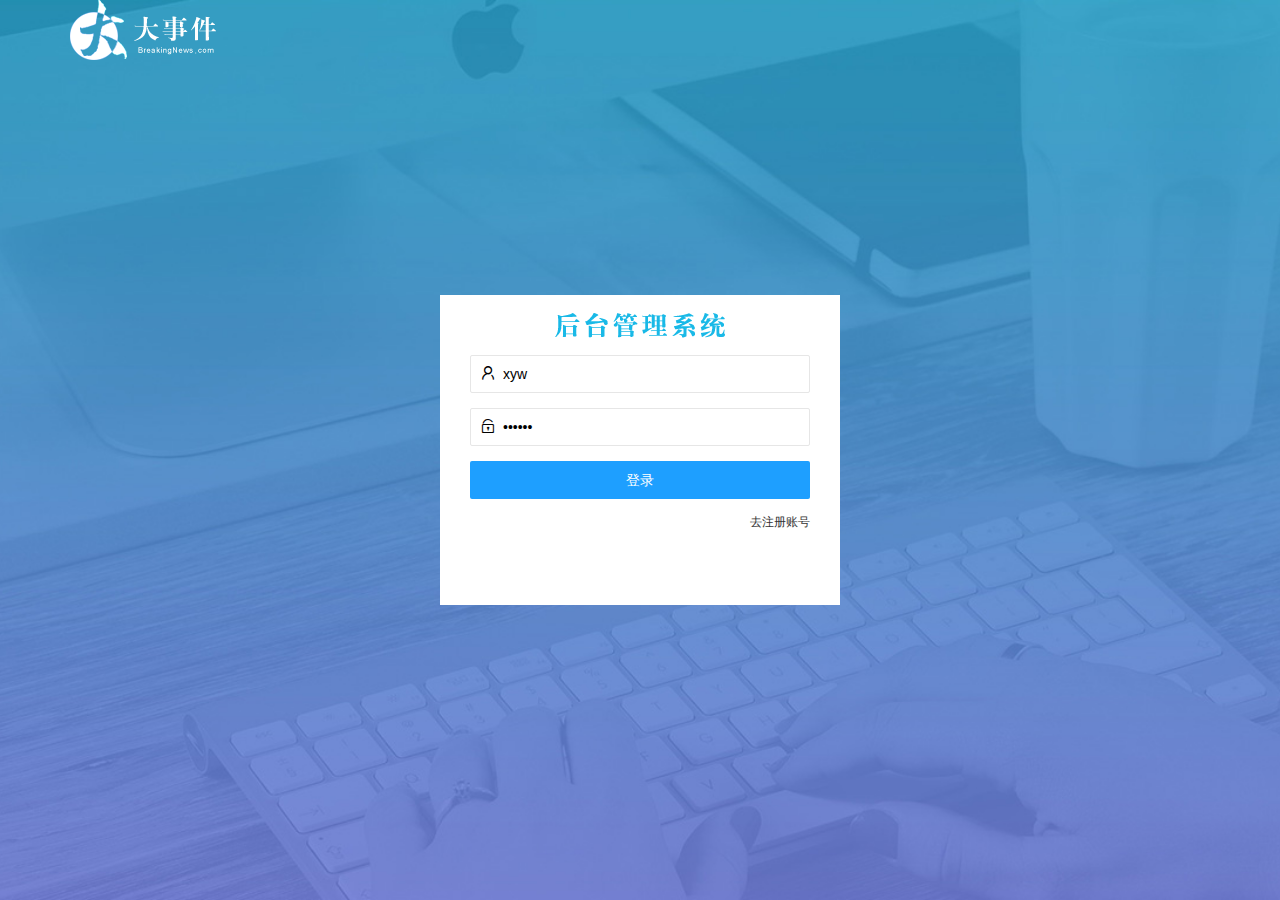
<file: login.html>
<!DOCTYPE html>
<html lang="en">

<head>
    <meta charset="UTF-8">
    <meta name="viewport" content="width=device-width, initial-scale=1.0">
    <title>登陆页面</title>
    <!-- 先导入LayUI的样式 -->
    <link rel="stylesheet" href="/assets/lib/layui/css/layui.css">
    <!-- 导入登录页面的样式表 -->
    <link rel="stylesheet" href="/assets/css/login.css">
</head>

<body>
    <!-- 1.头部的Logo区域 -->
    <div class="layui-main">
        <img src="/assets/images/logo.png" alt="">
    </div>
    <!-- 2.登录注册区域 -->
    <div class="loginAndRegBox">
        <!-- 顶部标题 -->
        <div class="title-box"></div>
        <!-- 登录的div -->
        <div class="login-box">
            <!-- 登录的表单 -->
            <form id="form_login" class="layui-form" action="">
                <!-- 用户名 -->
                <div class="layui-form-item">
                    <i class="layui-icon layui-icon-username"></i>   
                    <input value="xyw" type="text" name="username" required lay-verify="required" placeholder="请输入用户名"
                        autocomplete="off" class="layui-input">
                </div>
                <!-- 密码 -->
                <div class="layui-form-item">
                    <i class="layui-icon layui-icon-password"></i>   
                    <input value="123456" type="password" name="password" required lay-verify="required|pwd" placeholder="请输入密码"
                        autocomplete="off" class="layui-input">
                </div>
                <!-- 登录按钮 -->
                <div class="layui-form-item">
                    <button class="layui-btn layui-btn-fluid layui-btn layui-btn-normal" lay-submit lay-filter="formDemo">登录</button>
                </div>
                <!-- 切换连接 -->
                <div class="layui-form-item links">
                    <a href="javascript:;" id="link_reg">去注册账号</a>
                </div>
            </form>
        </div>
        <!-- 注册的div -->
        <div class="reg-box">
            <form id="form_reg" class="layui-form" action="">
                <!-- 用户名 -->
                <div class="layui-form-item">
                    <i class="layui-icon layui-icon-username"></i>   
                    <input type="text" name="username" required lay-verify="required" placeholder="请输入用户名"
                        autocomplete="off" class="layui-input">
                </div>
                <!-- 密码 -->
                <div class="layui-form-item">
                    <i class="layui-icon layui-icon-password"></i>   
                    <input id="reg-pwd" type="password" name="password" required lay-verify="required|pwd" placeholder="请输入密码"
                        autocomplete="off" class="layui-input" >
                </div>
                <!-- 密码确认框 -->
                <div class="layui-form-item">
                    <i class="layui-icon layui-icon-password"></i>
                    <input type="password" name="repassword" required lay-verify="required|pwd|repwd" placeholder="再次确认密码" autocomplete="off" class="layui-input" />
                </div>
                <!-- 注册按钮 -->
                <div class="layui-form-item">
                    <button class="layui-btn layui-btn-fluid layui-btn layui-btn-normal" lay-submit lay-filter="formDemo">注册</button>
                </div>
                <!-- 切换连接 -->
                <div class="layui-form-item links">
                    <a href="javascript:;" id="link_login">去登录</a>
                </div>
            </form>
        </div>
    </div>
    <!-- 导入jQuery -->
    <script src="/assets/lib/layui/layui.all.js"></script>
    <script src="/assets/lib/jquery.js"></script>
    <script src="/assets/js/login.js"></script>
    <script src="/assets/js/baseAPI.js"></script>
</body>

</html>
</file>
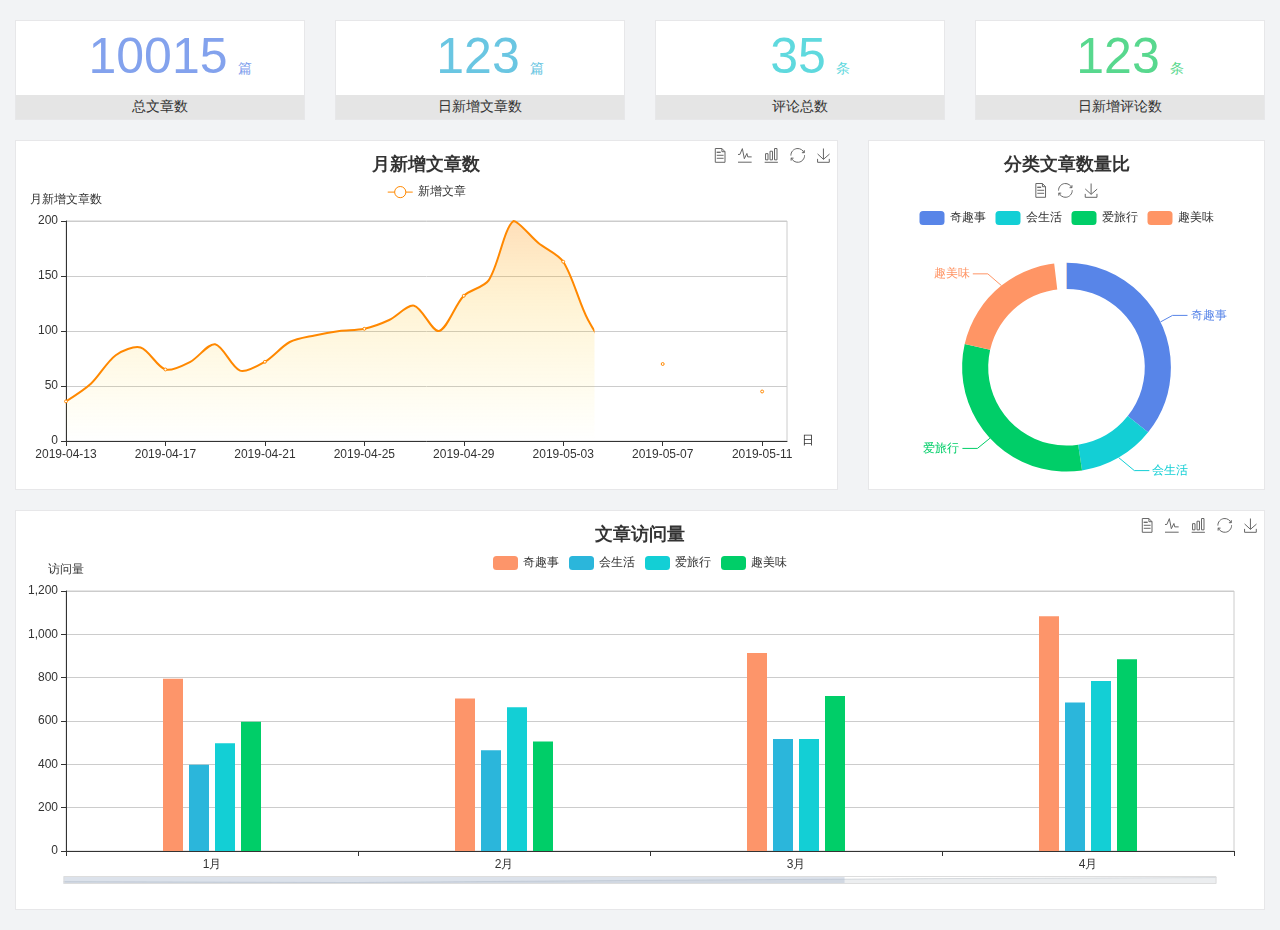
<file: home/dashboard.html>
<!DOCTYPE html>
<html lang="en">

<head>
  <meta charset="UTF-8">
  <meta name="viewport" content="width=device-width, initial-scale=1.0">
  <meta http-equiv="X-UA-Compatible" content="ie=edge">
  <title>图表统计</title>
  <link rel="stylesheet" href="../../assets/lib/bootstrap.css" />
  <link rel="stylesheet" href="../../assets/lib/main.css" />
  <script src="../../assets/lib/jquery.js"></script>
  <script type="text/javascript" src="../../assets/lib/echarts.min.js"></script>
</head>

<body>
  <div class="container-fluid">
    <div class="row spannel_list">
      <div class="col-sm-3 col-xs-6">
        <div class="spannel">
          <em>10015</em><span>篇</span>
          <b>总文章数</b>
        </div>
      </div>
      <div class="col-sm-3 col-xs-6">
        <div class="spannel scolor01">
          <em>123</em><span>篇</span>
          <b>日新增文章数</b>
        </div>
      </div>
      <div class="col-sm-3 col-xs-6">
        <div class="spannel scolor02">
          <em>35</em><span>条</span>
          <b>评论总数</b>
        </div>
      </div>
      <div class="col-sm-3 col-xs-6">
        <div class="spannel scolor03">
          <em>123</em><span>条</span>
          <b>日新增评论数</b>
        </div>
      </div>
    </div>
  </div>

  <div class="container-fluid">
    <div class="row curve-pie">
      <div class="col-lg-8 col-md-8">
        <div class="gragh_pannel" id="curve_show"></div>
      </div>
      <div class="col-lg-4 col-md-4">
        <div class="gragh_pannel" id="pie_show"></div>
      </div>
    </div>
  </div>

  <div class="container-fluid">
    <div class="column_pannel" id="column_show"></div>
  </div>

  <script>
    var oChart = echarts.init(document.getElementById('curve_show'));
    var aList_all = [
      { 'count': 36, 'date': '2019-04-13' },
      { 'count': 52, 'date': '2019-04-14' },
      { 'count': 78, 'date': '2019-04-15' },
      { 'count': 85, 'date': '2019-04-16' },
      { 'count': 65, 'date': '2019-04-17' },
      { 'count': 72, 'date': '2019-04-18' },
      { 'count': 88, 'date': '2019-04-19' },
      { 'count': 64, 'date': '2019-04-20' },
      { 'count': 72, 'date': '2019-04-21' },
      { 'count': 90, 'date': '2019-04-22' },
      { 'count': 96, 'date': '2019-04-23' },
      { 'count': 100, 'date': '2019-04-24' },
      { 'count': 102, 'date': '2019-04-25' },
      { 'count': 110, 'date': '2019-04-26' },
      { 'count': 123, 'date': '2019-04-27' },
      { 'count': 100, 'date': '2019-04-28' },
      { 'count': 132, 'date': '2019-04-29' },
      { 'count': 146, 'date': '2019-04-30' },
      { 'count': 200, 'date': '2019-05-01' },
      { 'count': 180, 'date': '2019-05-02' },
      { 'count': 163, 'date': '2019-05-03' },
      { 'count': 110, 'date': '2019-05-04' },
      { 'count': 80, 'date': '2019-05-05' },
      { 'count': 82, 'date': '2019-05-06' },
      { 'count': 70, 'date': '2019-05-07' },
      { 'count': 65, 'date': '2019-05-08' },
      { 'count': 54, 'date': '2019-05-09' },
      { 'count': 40, 'date': '2019-05-10' },
      { 'count': 45, 'date': '2019-05-11' },
      { 'count': 38, 'date': '2019-05-12' },
    ];

    let aCount = [];
    let aDate = [];

    for (var i = 0; i < aList_all.length; i++) {
      aCount.push(aList_all[i].count);
      aDate.push(aList_all[i].date);
    }

    var chartopt = {
      title: {
        text: '月新增文章数',
        left: 'center',
        top: '10'
      },
      tooltip: {
        trigger: 'axis'
      },
      legend: {
        data: ['新增文章'],
        top: '40'
      },
      toolbox: {
        show: true,
        feature: {
          mark: { show: true },
          dataView: { show: true, readOnly: false },
          magicType: { show: true, type: ['line', 'bar'] },
          restore: { show: true },
          saveAsImage: { show: true }
        }
      },
      calculable: true,
      xAxis: [
        {
          name: '日',
          type: 'category',
          boundaryGap: false,
          data: aDate
        }
      ],
      yAxis: [
        {
          name: '月新增文章数',
          type: 'value'
        }
      ],
      series: [
        {
          name: '新增文章',
          type: 'line',
          smooth: true,
          itemStyle: { normal: { areaStyle: { type: 'default' }, color: '#f80' }, lineStyle: { color: '#f80' } },
          data: aCount
        }],
      areaStyle: {
        normal: {
          color: new echarts.graphic.LinearGradient(0, 0, 0, 1, [{
            offset: 0,
            color: 'rgba(255,136,0,0.39)'
          }, {
            offset: .34,
            color: 'rgba(255,180,0,0.25)'
          }, {
            offset: 1,
            color: 'rgba(255,222,0,0.00)'
          }])

        }
      },
      grid: {
        show: true,
        x: 50,
        x2: 50,
        y: 80,
        height: 220
      }
    };

    oChart.setOption(chartopt);


    var oPie = echarts.init(document.getElementById('pie_show'));
    var oPieopt =
    {
      title: {
        top: 10,
        text: '分类文章数量比',
        x: 'center'
      },
      tooltip: {
        trigger: 'item',
        formatter: "{a} <br/>{b} : {c} ({d}%)"
      },
      color: ['#5885e8', '#13cfd5', '#00ce68', '#ff9565'],
      legend: {
        x: 'center',
        top: 65,
        data: ['奇趣事', '会生活', '爱旅行', '趣美味']
      },
      toolbox: {
        show: true,
        x: 'center',
        top: 35,
        feature: {
          mark: { show: true },
          dataView: { show: true, readOnly: false },
          magicType: {
            show: true,
            type: ['pie', 'funnel'],
            option: {
              funnel: {
                x: '25%',
                width: '50%',
                funnelAlign: 'left',
                max: 1548
              }
            }
          },
          restore: { show: true },
          saveAsImage: { show: true }
        }
      },
      calculable: true,
      series: [
        {
          name: '访问来源',
          type: 'pie',
          radius: ['45%', '60%'],
          center: ['50%', '65%'],
          data: [
            { value: 300, name: '奇趣事' },
            { value: 100, name: '会生活' },
            { value: 260, name: '爱旅行' },
            { value: 180, name: '趣美味' }
          ]
        }
      ]
    };
    oPie.setOption(oPieopt);



    var oColumn = this.echarts.init(document.getElementById('column_show'));
    var oColumnopt =
    {
      title: {
        text: '文章访问量',
        left: 'center',
        top: '10'
      },
      tooltip: {
        trigger: 'axis'
      },
      legend: {
        data: ['奇趣事', '会生活', '爱旅行', '趣美味'],
        top: '40'
      },
      toolbox: {
        show: true,
        feature: {
          mark: { show: true },
          dataView: { show: true, readOnly: false },
          magicType: { show: true, type: ['line', 'bar'] },
          restore: { show: true },
          saveAsImage: { show: true }
        }
      },
      calculable: true,
      xAxis: [
        {
          type: 'category',
          data: ['1月', '2月', '3月', '4月', '5月']
        }
      ],
      yAxis: [
        {
          name: '访问量',
          type: 'value'
        }
      ],
      series: [
        {
          name: '奇趣事',
          type: 'bar',
          barWidth: 20,
          itemStyle: {
            normal: { areaStyle: { type: 'default' }, color: '#fd956a' }
          },
          data: [800, 708, 920, 1090, 1200]
        },
        {
          name: '会生活',
          type: 'bar',
          barWidth: 20,
          itemStyle: {
            normal: { areaStyle: { type: 'default' }, color: '#2bb6db' }
          },
          data: [400, 468, 520, 690, 800]
        },
        {
          name: '爱旅行',
          type: 'bar',
          barWidth: 20,
          itemStyle: {
            normal: { areaStyle: { type: 'default' }, color: '#13cfd5' }
          },
          data: [500, 668, 520, 790, 900]
        },
        {
          name: '趣美味',
          type: 'bar',
          barWidth: 20,
          itemStyle: {
            normal: { areaStyle: { type: 'default' }, color: '#00ce68' }
          },
          data: [600, 508, 720, 890, 1000]
        }
      ],
      grid: {
        show: true,
        x: 50,
        x2: 30,
        y: 80,
        height: 260
      },
      dataZoom: [//给x轴设置滚动条
        {
          start: 0,//默认为0
          end: 100 - 1000 / 31,//默认为100
          type: 'slider',
          show: true,
          xAxisIndex: [0],
          handleSize: 0,//滑动条的 左右2个滑动条的大小
          height: 8,//组件高度
          left: 45, //左边的距离
          right: 50,//右边的距离
          bottom: 26,//右边的距离
          handleColor: '#ddd',//h滑动图标的颜色
          handleStyle: {
            borderColor: "#cacaca",
            borderWidth: "1",
            shadowBlur: 2,
            background: "#ddd",
            shadowColor: "#ddd",
          }
        }]
    };
    oColumn.setOption(oColumnopt);
  </script>
</body>

</html>
</file>
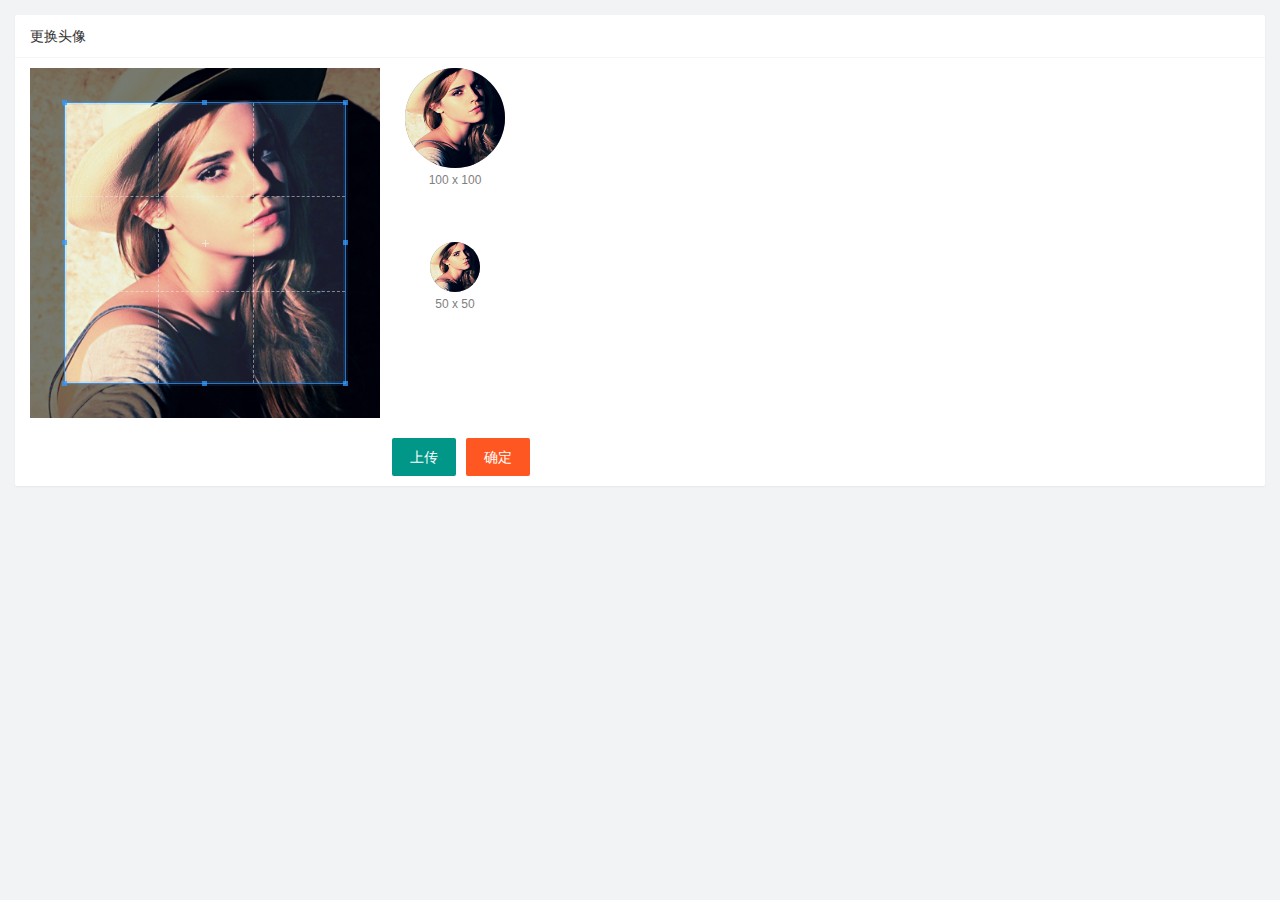
<file: user/user_avatar.html>
<!DOCTYPE html>
<html lang="en">

<head>
    <meta charset="UTF-8">
    <meta name="viewport" content="width=device-width, initial-scale=1.0">
    <title>Document</title>
    <link rel="stylesheet" href="/assets/lib/layui/css/layui.css" />
    <link rel="stylesheet" href="/assets/lib/cropper/cropper.css" />
    <link rel="stylesheet" href="/assets/css/user/user_avatar.css" />
</head>

<body>
    <div class="layui-card">
        <div class="layui-card-header">更换头像</div>
        <div class="layui-card-body">
            <!-- 第一行的图片裁剪和预览区域 -->
            <div class="row1">
                <!-- 图片裁剪区域 -->
                <div class="cropper-box">
                    <!-- 这个 img 标签很重要，将来会把它初始化为裁剪区域 -->
                    <img id="image" src="/assets/images/sample.jpg" />
                </div>
                <!-- 图片的预览区域 -->
                <div class="preview-box">
                    <div>
                        <!-- 宽高为 100px 的预览区域 -->
                        <div class="img-preview w100"></div>
                        <p class="size">100 x 100</p>
                    </div>
                    <div>
                        <!-- 宽高为 50px 的预览区域 -->
                        <div class="img-preview w50"></div>
                        <p class="size">50 x 50</p>
                    </div>
                </div>
            </div>
            <!-- 第二行的按钮区域 -->
            <div class="row2">
                <input type="file" id="file" style="display: none;" accept="image/png,image/jpeg">
                <button type="button" id="btnChooseImage" class="layui-btn" >上传</button>
                <button type="button" class="layui-btn layui-btn-danger" id="btnUpload">确定</button>
            </div>
        </div>
    </div>
    <script src="/assets/lib/layui/layui.all.js"></script>
    <script src="/assets/lib/jquery.js"></script>
    <script src="/assets/lib/cropper/Cropper.js"></script>
    <script src="/assets/lib/cropper/jquery-cropper.js"></script>
    <script src="/assets/js/baseAPI.js"></script>
    <script src="/assets/js/user/user_avatar.js"></script>

</body>

</html>
</file>
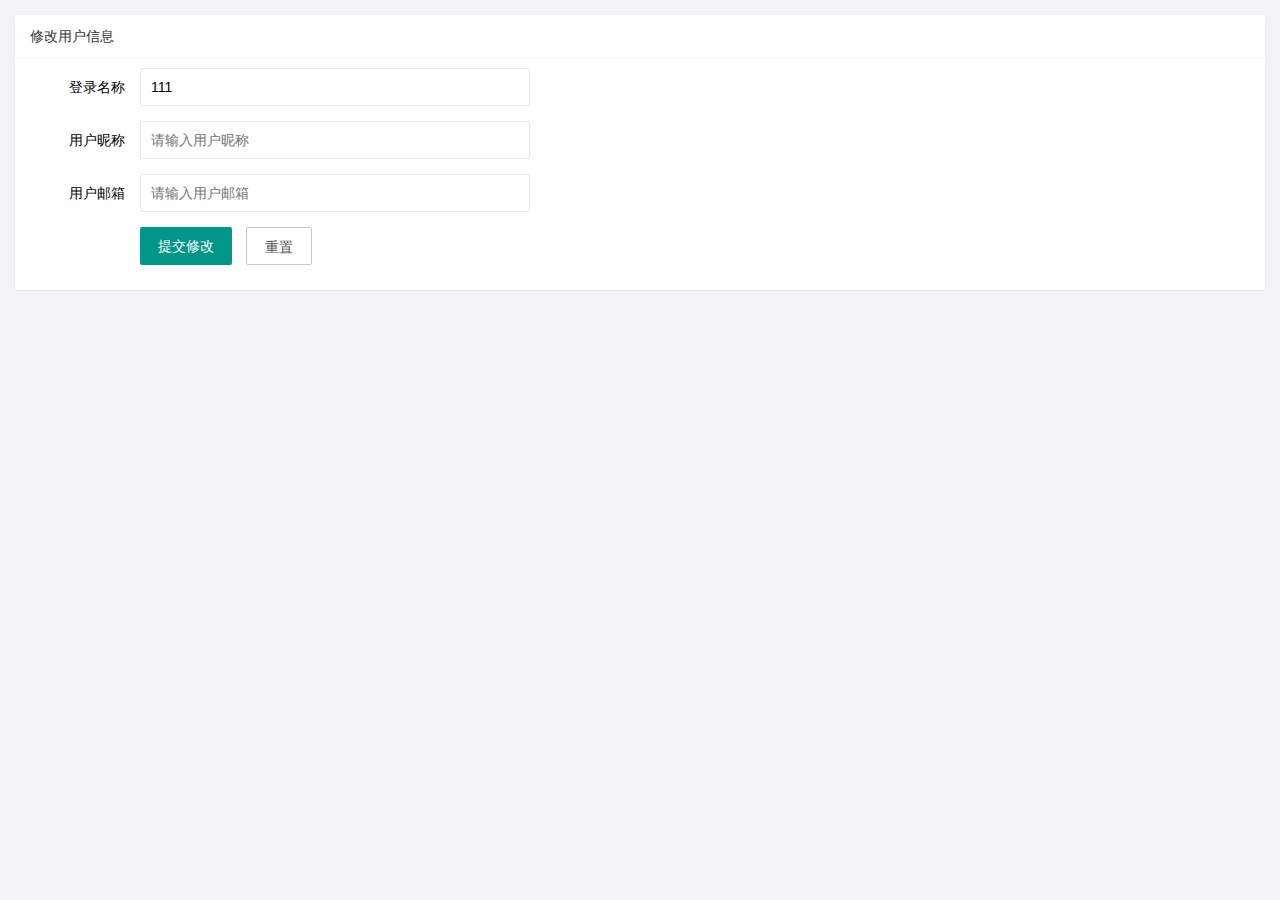
<file: user/user_info.html>
<!DOCTYPE html>
<html lang="en">

<head>
    <meta charset="UTF-8">
    <meta name="viewport" content="width=device-width, initial-scale=1.0">
    <title>Document</title>
    <!-- 先引入layui样式 -->
    <link rel="stylesheet" href="/assets/lib/layui/css/layui.css">
    <!-- 引入自己的css样式 -->
    <link rel="stylesheet" href="/assets/css/user/user_info.css">
</head>

<body>
    <div class="layui-card">
        <div class="layui-card-header">修改用户信息</div>
        <div class="layui-card-body">
            <!-- form表单区域 -->
            <form class="layui-form" style="width: 500px;" lay-filter="formUserInfo">
                <!-- 隐藏域存储id属性 -->
                <input type="hidden" name="id">
                <div class="layui-form-item">
                  <label class="layui-form-label">登录名称</label>
                  <div class="layui-input-block">
                    <input type="text" name="username" value="111" required  lay-verify="required" placeholder="请输入登录名称" autocomplete="off" class="layui-input" readonly>
                  </div>
                </div>
                <div class="layui-form-item">
                    <label class="layui-form-label">用户昵称</label>
                    <div class="layui-input-block">
                      <input type="text" name="nickname" required  lay-verify="required|nickname" placeholder="请输入用户昵称" autocomplete="off" class="layui-input">
                    </div>
                  </div>
                  <div class="layui-form-item">
                    <label class="layui-form-label">用户邮箱</label>
                    <div class="layui-input-block">
                      <input type="text" name="email" required  lay-verify="required|email" placeholder="请输入用户邮箱" autocomplete="off" class="layui-input">
                    </div>
                  </div>
                  <div class="layui-form-item">
                    <div class="layui-input-block">
                      <button class="layui-btn" lay-submit lay-filter="formDemo">提交修改</button>
                      <button id="btnReset" type="reset" class="layui-btn layui-btn-primary">重置</button>
                    </div>
                  </div>
            </form>
        </div>
    </div>

    <!-- 导入layui的js文件 -->
    <script src="/assets/lib/layui/layui.all.js"></script>
    <!-- 导入jquery -->
    <script src="/assets/lib/jquery.js"></script>
    <!-- 导入自己封装的baseapi -->
    <script src="/assets/js/baseAPI.js"></script>
    <!-- 导入自己的js -->
    <script src="/assets/js/user/user_info.js"></script>
</body>

</html>
</file>
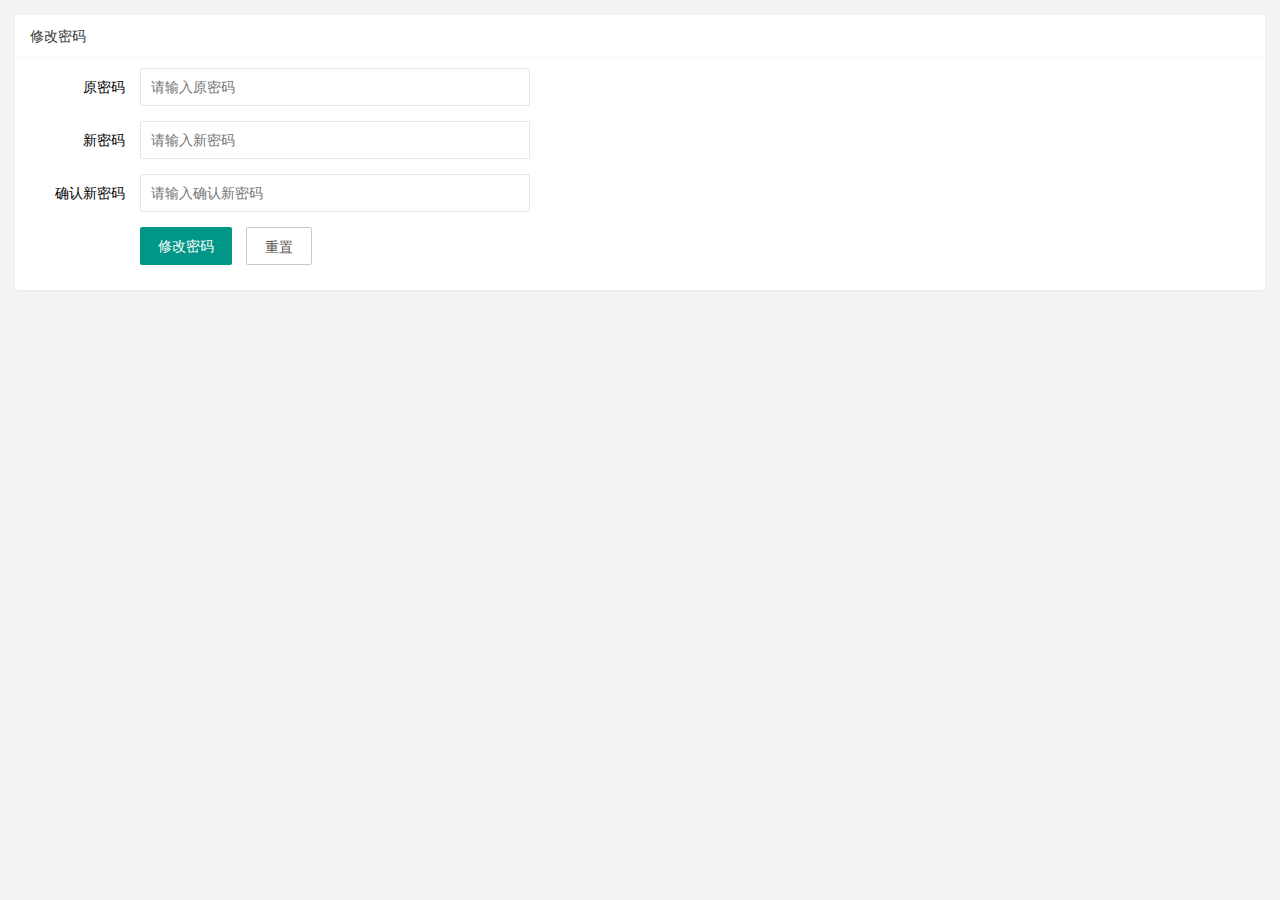
<file: user/user_pwd.html>
<!DOCTYPE html>
<html lang="en">

<head>
    <meta charset="UTF-8">
    <meta name="viewport" content="width=device-width, initial-scale=1.0">
    <title>Document</title>
    <!-- 先引入layui样式 -->
    <link rel="stylesheet" href="/assets/lib/layui/css/layui.css">
    <!-- 引入自己的css样式 -->
    <link rel="stylesheet" href="/assets/css/user/user_pwd.css">
</head>

<body>
    <div class="layui-card">
        <div class="layui-card-header">修改密码</div>
        <div class="layui-card-body">
            <!-- form表单区域 -->
            <form class="layui-form" style="width: 500px;">
                <div class="layui-form-item">
                  <label class="layui-form-label">原密码</label>
                  <div class="layui-input-block">
                    <input type="password" name="oldPwd" required  lay-verify="required|pwd" placeholder="请输入原密码" autocomplete="off" class="layui-input">
                  </div>
                </div>
                <div class="layui-form-item">
                    <label class="layui-form-label">新密码</label>
                    <div class="layui-input-block">
                      <input type="password" name="newPwd" required  lay-verify="required|pwd|samePwd" placeholder="请输入新密码" autocomplete="off" class="layui-input">
                    </div>
                  </div>
                  <div class="layui-form-item">
                    <label class="layui-form-label">确认新密码</label>
                    <div class="layui-input-block">
                      <input type="password" name="rePwd" required  lay-verify="required|pwd|rePwd" placeholder="请输入确认新密码" autocomplete="off" class="layui-input">
                    </div>
                  </div>
                  <div class="layui-form-item">
                    <div class="layui-input-block">
                      <button class="layui-btn" lay-submit lay-filter="formDemo">修改密码</button>
                      <button id="btnReset" type="reset" class="layui-btn layui-btn-primary">重置</button>
                    </div>
                  </div>
            </form>
        </div>
    </div>

    <!-- 导入layui的js文件 -->
    <script src="/assets/lib/layui/layui.all.js"></script>
    <!-- 导入jquery -->
    <script src="/assets/lib/jquery.js"></script>
    <!-- 导入自己封装的baseapi -->
    <script src="/assets/js/baseAPI.js"></script>
    <!-- 导入自己的js -->
    <script src="/assets/js/user/user_pwd.js"></script>
</body>

</html>
</file>
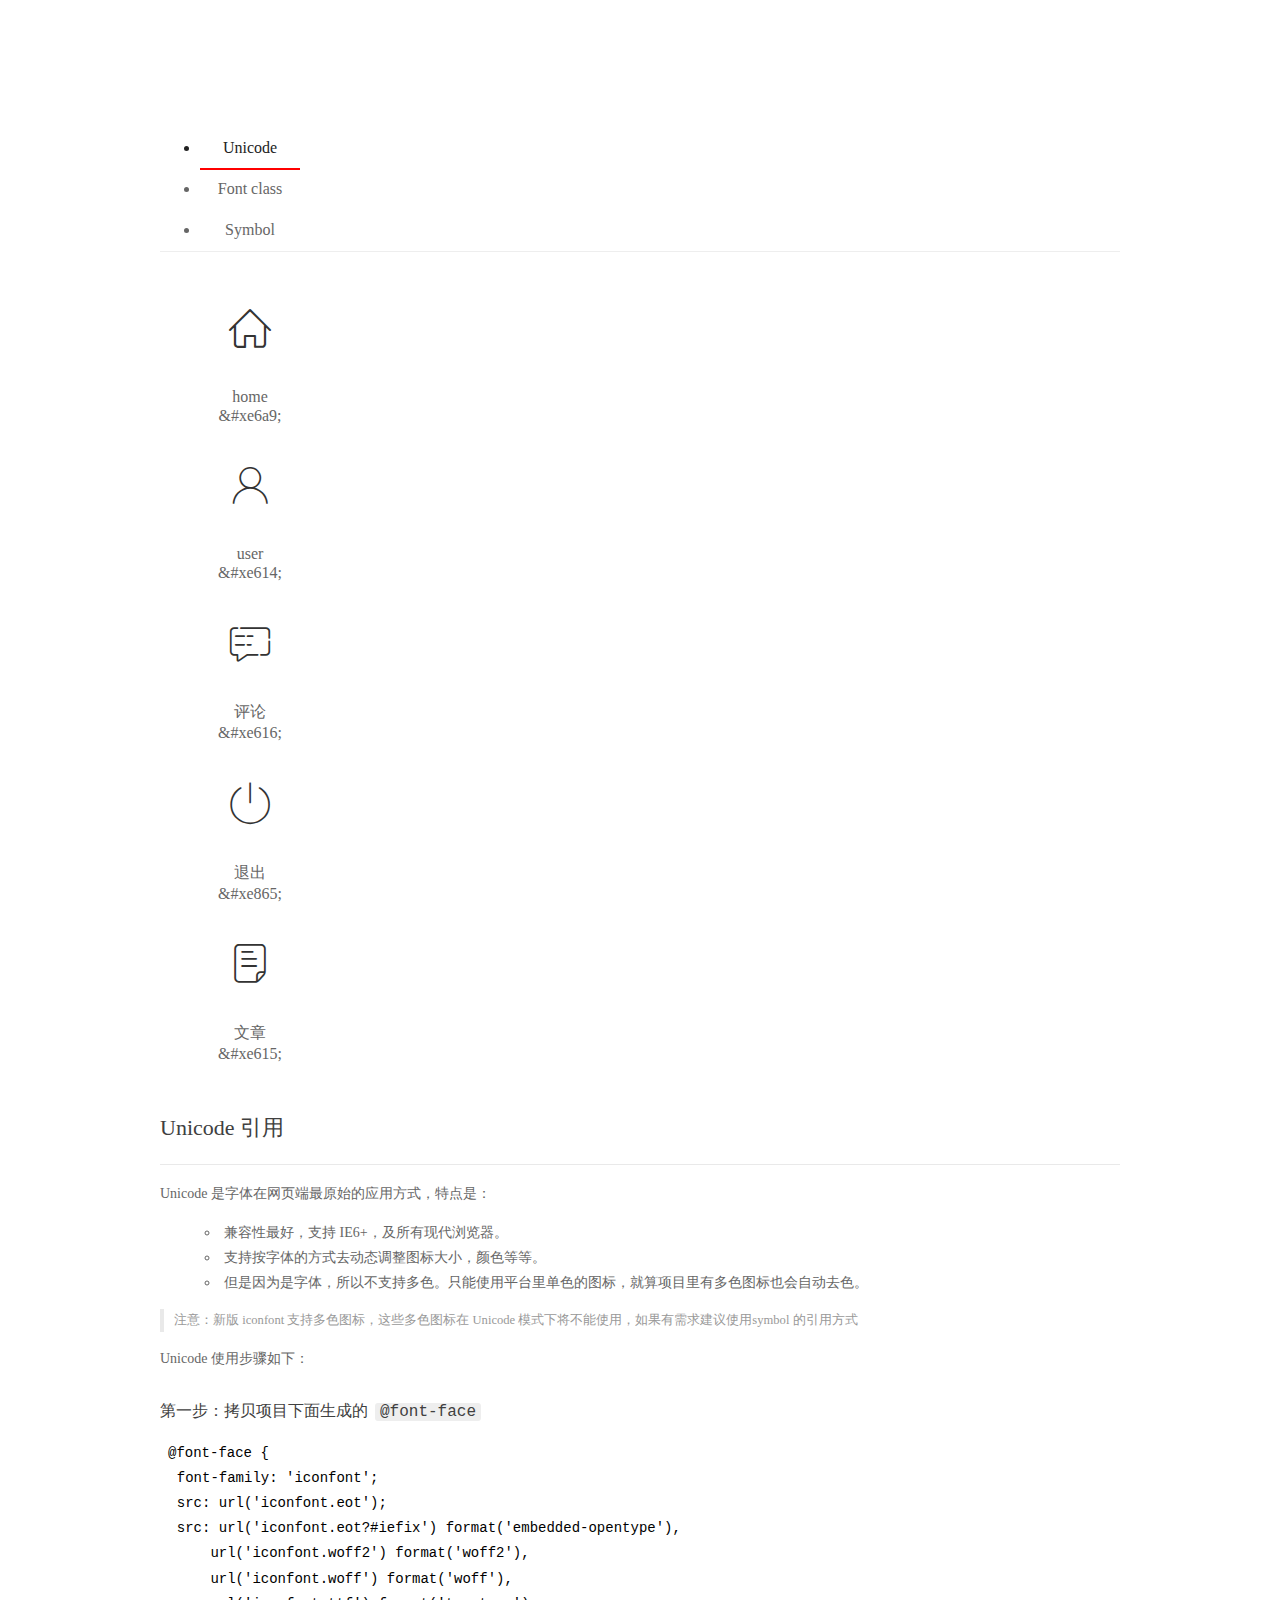
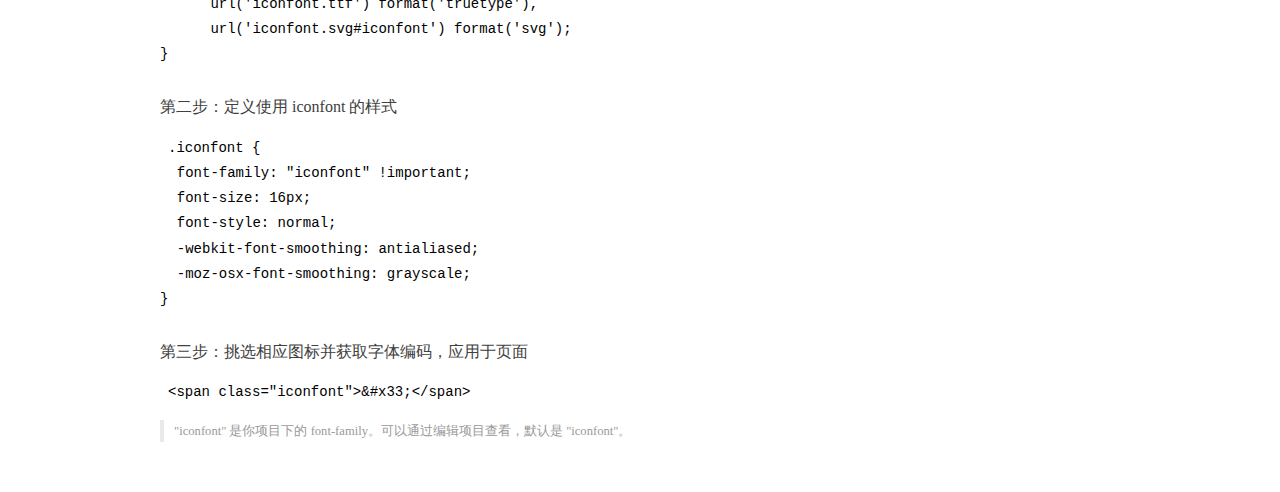
<file: assets/fonts/demo_index.html>
<!DOCTYPE html>
<html>
<head>
  <meta charset="utf-8"/>
  <title>IconFont Demo</title>
  <link rel="shortcut icon" href="https://gtms04.alicdn.com/tps/i4/TB1_oz6GVXXXXaFXpXXJDFnIXXX-64-64.ico" type="image/x-icon"/>
  <link rel="stylesheet" href="https://g.alicdn.com/thx/cube/1.3.2/cube.min.css">
  <link rel="stylesheet" href="demo.css">
  <link rel="stylesheet" href="iconfont.css">
  <script src="iconfont.js"></script>
  <!-- jQuery -->
  <script src="https://a1.alicdn.com/oss/uploads/2018/12/26/7bfddb60-08e8-11e9-9b04-53e73bb6408b.js"></script>
  <!-- 代码高亮 -->
  <script src="https://a1.alicdn.com/oss/uploads/2018/12/26/a3f714d0-08e6-11e9-8a15-ebf944d7534c.js"></script>
</head>
<body>
  <div class="main">
    <h1 class="logo"><a href="https://www.iconfont.cn/" title="iconfont 首页" target="_blank">&#xe86b;</a></h1>
    <div class="nav-tabs">
      <ul id="tabs" class="dib-box">
        <li class="dib active"><span>Unicode</span></li>
        <li class="dib"><span>Font class</span></li>
        <li class="dib"><span>Symbol</span></li>
      </ul>
      
    </div>
    <div class="tab-container">
      <div class="content unicode" style="display: block;">
          <ul class="icon_lists dib-box">
          
            <li class="dib">
              <span class="icon iconfont">&#xe6a9;</span>
                <div class="name">home</div>
                <div class="code-name">&amp;#xe6a9;</div>
              </li>
          
            <li class="dib">
              <span class="icon iconfont">&#xe614;</span>
                <div class="name">user</div>
                <div class="code-name">&amp;#xe614;</div>
              </li>
          
            <li class="dib">
              <span class="icon iconfont">&#xe616;</span>
                <div class="name">评论</div>
                <div class="code-name">&amp;#xe616;</div>
              </li>
          
            <li class="dib">
              <span class="icon iconfont">&#xe865;</span>
                <div class="name">退出</div>
                <div class="code-name">&amp;#xe865;</div>
              </li>
          
            <li class="dib">
              <span class="icon iconfont">&#xe615;</span>
                <div class="name">文章</div>
                <div class="code-name">&amp;#xe615;</div>
              </li>
          
          </ul>
          <div class="article markdown">
          <h2 id="unicode-">Unicode 引用</h2>
          <hr>

          <p>Unicode 是字体在网页端最原始的应用方式，特点是：</p>
          <ul>
            <li>兼容性最好，支持 IE6+，及所有现代浏览器。</li>
            <li>支持按字体的方式去动态调整图标大小，颜色等等。</li>
            <li>但是因为是字体，所以不支持多色。只能使用平台里单色的图标，就算项目里有多色图标也会自动去色。</li>
          </ul>
          <blockquote>
            <p>注意：新版 iconfont 支持多色图标，这些多色图标在 Unicode 模式下将不能使用，如果有需求建议使用symbol 的引用方式</p>
          </blockquote>
          <p>Unicode 使用步骤如下：</p>
          <h3 id="-font-face">第一步：拷贝项目下面生成的 <code>@font-face</code></h3>
<pre><code class="language-css"
>@font-face {
  font-family: 'iconfont';
  src: url('iconfont.eot');
  src: url('iconfont.eot?#iefix') format('embedded-opentype'),
      url('iconfont.woff2') format('woff2'),
      url('iconfont.woff') format('woff'),
      url('iconfont.ttf') format('truetype'),
      url('iconfont.svg#iconfont') format('svg');
}
</code></pre>
          <h3 id="-iconfont-">第二步：定义使用 iconfont 的样式</h3>
<pre><code class="language-css"
>.iconfont {
  font-family: "iconfont" !important;
  font-size: 16px;
  font-style: normal;
  -webkit-font-smoothing: antialiased;
  -moz-osx-font-smoothing: grayscale;
}
</code></pre>
          <h3 id="-">第三步：挑选相应图标并获取字体编码，应用于页面</h3>
<pre>
<code class="language-html"
>&lt;span class="iconfont"&gt;&amp;#x33;&lt;/span&gt;
</code></pre>
          <blockquote>
            <p>"iconfont" 是你项目下的 font-family。可以通过编辑项目查看，默认是 "iconfont"。</p>
          </blockquote>
          </div>
      </div>
      <div class="content font-class">
        <ul class="icon_lists dib-box">
          
          <li class="dib">
            <span class="icon iconfont icon-home"></span>
            <div class="name">
              home
            </div>
            <div class="code-name">.icon-home
            </div>
          </li>
          
          <li class="dib">
            <span class="icon iconfont icon-user"></span>
            <div class="name">
              user
            </div>
            <div class="code-name">.icon-user
            </div>
          </li>
          
          <li class="dib">
            <span class="icon iconfont icon-pinglun"></span>
            <div class="name">
              评论
            </div>
            <div class="code-name">.icon-pinglun
            </div>
          </li>
          
          <li class="dib">
            <span class="icon iconfont icon-tuichu"></span>
            <div class="name">
              退出
            </div>
            <div class="code-name">.icon-tuichu
            </div>
          </li>
          
          <li class="dib">
            <span class="icon iconfont icon-16"></span>
            <div class="name">
              文章
            </div>
            <div class="code-name">.icon-16
            </div>
          </li>
          
        </ul>
        <div class="article markdown">
        <h2 id="font-class-">font-class 引用</h2>
        <hr>

        <p>font-class 是 Unicode 使用方式的一种变种，主要是解决 Unicode 书写不直观，语意不明确的问题。</p>
        <p>与 Unicode 使用方式相比，具有如下特点：</p>
        <ul>
          <li>兼容性良好，支持 IE8+，及所有现代浏览器。</li>
          <li>相比于 Unicode 语意明确，书写更直观。可以很容易分辨这个 icon 是什么。</li>
          <li>因为使用 class 来定义图标，所以当要替换图标时，只需要修改 class 里面的 Unicode 引用。</li>
          <li>不过因为本质上还是使用的字体，所以多色图标还是不支持的。</li>
        </ul>
        <p>使用步骤如下：</p>
        <h3 id="-fontclass-">第一步：引入项目下面生成的 fontclass 代码：</h3>
<pre><code class="language-html">&lt;link rel="stylesheet" href="./iconfont.css"&gt;
</code></pre>
        <h3 id="-">第二步：挑选相应图标并获取类名，应用于页面：</h3>
<pre><code class="language-html">&lt;span class="iconfont icon-xxx"&gt;&lt;/span&gt;
</code></pre>
        <blockquote>
          <p>"
            iconfont" 是你项目下的 font-family。可以通过编辑项目查看，默认是 "iconfont"。</p>
        </blockquote>
      </div>
      </div>
      <div class="content symbol">
          <ul class="icon_lists dib-box">
          
            <li class="dib">
                <svg class="icon svg-icon" aria-hidden="true">
                  <use xlink:href="#icon-home"></use>
                </svg>
                <div class="name">home</div>
                <div class="code-name">#icon-home</div>
            </li>
          
            <li class="dib">
                <svg class="icon svg-icon" aria-hidden="true">
                  <use xlink:href="#icon-user"></use>
                </svg>
                <div class="name">user</div>
                <div class="code-name">#icon-user</div>
            </li>
          
            <li class="dib">
                <svg class="icon svg-icon" aria-hidden="true">
                  <use xlink:href="#icon-pinglun"></use>
                </svg>
                <div class="name">评论</div>
                <div class="code-name">#icon-pinglun</div>
            </li>
          
            <li class="dib">
                <svg class="icon svg-icon" aria-hidden="true">
                  <use xlink:href="#icon-tuichu"></use>
                </svg>
                <div class="name">退出</div>
                <div class="code-name">#icon-tuichu</div>
            </li>
          
            <li class="dib">
                <svg class="icon svg-icon" aria-hidden="true">
                  <use xlink:href="#icon-16"></use>
                </svg>
                <div class="name">文章</div>
                <div class="code-name">#icon-16</div>
            </li>
          
          </ul>
          <div class="article markdown">
          <h2 id="symbol-">Symbol 引用</h2>
          <hr>

          <p>这是一种全新的使用方式，应该说这才是未来的主流，也是平台目前推荐的用法。相关介绍可以参考这篇<a href="">文章</a>
            这种用法其实是做了一个 SVG 的集合，与另外两种相比具有如下特点：</p>
          <ul>
            <li>支持多色图标了，不再受单色限制。</li>
            <li>通过一些技巧，支持像字体那样，通过 <code>font-size</code>, <code>color</code> 来调整样式。</li>
            <li>兼容性较差，支持 IE9+，及现代浏览器。</li>
            <li>浏览器渲染 SVG 的性能一般，还不如 png。</li>
          </ul>
          <p>使用步骤如下：</p>
          <h3 id="-symbol-">第一步：引入项目下面生成的 symbol 代码：</h3>
<pre><code class="language-html">&lt;script src="./iconfont.js"&gt;&lt;/script&gt;
</code></pre>
          <h3 id="-css-">第二步：加入通用 CSS 代码（引入一次就行）：</h3>
<pre><code class="language-html">&lt;style&gt;
.icon {
  width: 1em;
  height: 1em;
  vertical-align: -0.15em;
  fill: currentColor;
  overflow: hidden;
}
&lt;/style&gt;
</code></pre>
          <h3 id="-">第三步：挑选相应图标并获取类名，应用于页面：</h3>
<pre><code class="language-html">&lt;svg class="icon" aria-hidden="true"&gt;
  &lt;use xlink:href="#icon-xxx"&gt;&lt;/use&gt;
&lt;/svg&gt;
</code></pre>
          </div>
      </div>

    </div>
  </div>
  <script>
  $(document).ready(function () {
      $('.tab-container .content:first').show()

      $('#tabs li').click(function (e) {
        var tabContent = $('.tab-container .content')
        var index = $(this).index()

        if ($(this).hasClass('active')) {
          return
        } else {
          $('#tabs li').removeClass('active')
          $(this).addClass('active')

          tabContent.hide().eq(index).fadeIn()
        }
      })
    })
  </script>
</body>
</html>
</file>
<file: assets/lib/layui/css/layui.css>
/** layui-v2.5.5 MIT License By https://www.layui.com */
 .layui-inline,img{display:inline-block;vertical-align:middle}h1,h2,h3,h4,h5,h6{font-weight:400}.layui-edge,.layui-header,.layui-inline,.layui-main{position:relative}.layui-body,.layui-edge,.layui-elip{overflow:hidden}.layui-btn,.layui-edge,.layui-inline,img{vertical-align:middle}.layui-btn,.layui-disabled,.layui-icon,.layui-unselect{-moz-user-select:none;-webkit-user-select:none;-ms-user-select:none}.layui-elip,.layui-form-checkbox span,.layui-form-pane .layui-form-label{text-overflow:ellipsis;white-space:nowrap}.layui-breadcrumb,.layui-tree-btnGroup{visibility:hidden}blockquote,body,button,dd,div,dl,dt,form,h1,h2,h3,h4,h5,h6,input,li,ol,p,pre,td,textarea,th,ul{margin:0;padding:0;-webkit-tap-highlight-color:rgba(0,0,0,0)}a:active,a:hover{outline:0}img{border:none}li{list-style:none}table{border-collapse:collapse;border-spacing:0}h4,h5,h6{font-size:100%}button,input,optgroup,option,select,textarea{font-family:inherit;font-size:inherit;font-style:inherit;font-weight:inherit;outline:0}pre{white-space:pre-wrap;white-space:-moz-pre-wrap;white-space:-pre-wrap;white-space:-o-pre-wrap;word-wrap:break-word}body{line-height:24px;font:14px Helvetica Neue,Helvetica,PingFang SC,Tahoma,Arial,sans-serif}hr{height:1px;margin:10px 0;border:0;clear:both}a{color:#333;text-decoration:none}a:hover{color:#777}a cite{font-style:normal;*cursor:pointer}.layui-border-box,.layui-border-box *{box-sizing:border-box}.layui-box,.layui-box *{box-sizing:content-box}.layui-clear{clear:both;*zoom:1}.layui-clear:after{content:'\20';clear:both;*zoom:1;display:block;height:0}.layui-inline{*display:inline;*zoom:1}.layui-edge{display:inline-block;width:0;height:0;border-width:6px;border-style:dashed;border-color:transparent}.layui-edge-top{top:-4px;border-bottom-color:#999;border-bottom-style:solid}.layui-edge-right{border-left-color:#999;border-left-style:solid}.layui-edge-bottom{top:2px;border-top-color:#999;border-top-style:solid}.layui-edge-left{border-right-color:#999;border-right-style:solid}.layui-disabled,.layui-disabled:hover{color:#d2d2d2!important;cursor:not-allowed!important}.layui-circle{border-radius:100%}.layui-show{display:block!important}.layui-hide{display:none!important}@font-face{font-family:layui-icon;src:url(../font/iconfont.eot?v=250);src:url(../font/iconfont.eot?v=250#iefix) format('embedded-opentype'),url(../font/iconfont.woff2?v=250) format('woff2'),url(../font/iconfont.woff?v=250) format('woff'),url(../font/iconfont.ttf?v=250) format('truetype'),url(../font/iconfont.svg?v=250#layui-icon) format('svg')}.layui-icon{font-family:layui-icon!important;font-size:16px;font-style:normal;-webkit-font-smoothing:antialiased;-moz-osx-font-smoothing:grayscale}.layui-icon-reply-fill:before{content:"\e611"}.layui-icon-set-fill:before{content:"\e614"}.layui-icon-menu-fill:before{content:"\e60f"}.layui-icon-search:before{content:"\e615"}.layui-icon-share:before{content:"\e641"}.layui-icon-set-sm:before{content:"\e620"}.layui-icon-engine:before{content:"\e628"}.layui-icon-close:before{content:"\1006"}.layui-icon-close-fill:before{content:"\1007"}.layui-icon-chart-screen:before{content:"\e629"}.layui-icon-star:before{content:"\e600"}.layui-icon-circle-dot:before{content:"\e617"}.layui-icon-chat:before{content:"\e606"}.layui-icon-release:before{content:"\e609"}.layui-icon-list:before{content:"\e60a"}.layui-icon-chart:before{content:"\e62c"}.layui-icon-ok-circle:before{content:"\1005"}.layui-icon-layim-theme:before{content:"\e61b"}.layui-icon-table:before{content:"\e62d"}.layui-icon-right:before{content:"\e602"}.layui-icon-left:before{content:"\e603"}.layui-icon-cart-simple:before{content:"\e698"}.layui-icon-face-cry:before{content:"\e69c"}.layui-icon-face-smile:before{content:"\e6af"}.layui-icon-survey:before{content:"\e6b2"}.layui-icon-tree:before{content:"\e62e"}.layui-icon-upload-circle:before{content:"\e62f"}.layui-icon-add-circle:before{content:"\e61f"}.layui-icon-download-circle:before{content:"\e601"}.layui-icon-templeate-1:before{content:"\e630"}.layui-icon-util:before{content:"\e631"}.layui-icon-face-surprised:before{content:"\e664"}.layui-icon-edit:before{content:"\e642"}.layui-icon-speaker:before{content:"\e645"}.layui-icon-down:before{content:"\e61a"}.layui-icon-file:before{content:"\e621"}.layui-icon-layouts:before{content:"\e632"}.layui-icon-rate-half:before{content:"\e6c9"}.layui-icon-add-circle-fine:before{content:"\e608"}.layui-icon-prev-circle:before{content:"\e633"}.layui-icon-read:before{content:"\e705"}.layui-icon-404:before{content:"\e61c"}.layui-icon-carousel:before{content:"\e634"}.layui-icon-help:before{content:"\e607"}.layui-icon-code-circle:before{content:"\e635"}.layui-icon-water:before{content:"\e636"}.layui-icon-username:before{content:"\e66f"}.layui-icon-find-fill:before{content:"\e670"}.layui-icon-about:before{content:"\e60b"}.layui-icon-location:before{content:"\e715"}.layui-icon-up:before{content:"\e619"}.layui-icon-pause:before{content:"\e651"}.layui-icon-date:before{content:"\e637"}.layui-icon-layim-uploadfile:before{content:"\e61d"}.layui-icon-delete:before{content:"\e640"}.layui-icon-play:before{content:"\e652"}.layui-icon-top:before{content:"\e604"}.layui-icon-friends:before{content:"\e612"}.layui-icon-refresh-3:before{content:"\e9aa"}.layui-icon-ok:before{content:"\e605"}.layui-icon-layer:before{content:"\e638"}.layui-icon-face-smile-fine:before{content:"\e60c"}.layui-icon-dollar:before{content:"\e659"}.layui-icon-group:before{content:"\e613"}.layui-icon-layim-download:before{content:"\e61e"}.layui-icon-picture-fine:before{content:"\e60d"}.layui-icon-link:before{content:"\e64c"}.layui-icon-diamond:before{content:"\e735"}.layui-icon-log:before{content:"\e60e"}.layui-icon-rate-solid:before{content:"\e67a"}.layui-icon-fonts-del:before{content:"\e64f"}.layui-icon-unlink:before{content:"\e64d"}.layui-icon-fonts-clear:before{content:"\e639"}.layui-icon-triangle-r:before{content:"\e623"}.layui-icon-circle:before{content:"\e63f"}.layui-icon-radio:before{content:"\e643"}.layui-icon-align-center:before{content:"\e647"}.layui-icon-align-right:before{content:"\e648"}.layui-icon-align-left:before{content:"\e649"}.layui-icon-loading-1:before{content:"\e63e"}.layui-icon-return:before{content:"\e65c"}.layui-icon-fonts-strong:before{content:"\e62b"}.layui-icon-upload:before{content:"\e67c"}.layui-icon-dialogue:before{content:"\e63a"}.layui-icon-video:before{content:"\e6ed"}.layui-icon-headset:before{content:"\e6fc"}.layui-icon-cellphone-fine:before{content:"\e63b"}.layui-icon-add-1:before{content:"\e654"}.layui-icon-face-smile-b:before{content:"\e650"}.layui-icon-fonts-html:before{content:"\e64b"}.layui-icon-form:before{content:"\e63c"}.layui-icon-cart:before{content:"\e657"}.layui-icon-camera-fill:before{content:"\e65d"}.layui-icon-tabs:before{content:"\e62a"}.layui-icon-fonts-code:before{content:"\e64e"}.layui-icon-fire:before{content:"\e756"}.layui-icon-set:before{content:"\e716"}.layui-icon-fonts-u:before{content:"\e646"}.layui-icon-triangle-d:before{content:"\e625"}.layui-icon-tips:before{content:"\e702"}.layui-icon-picture:before{content:"\e64a"}.layui-icon-more-vertical:before{content:"\e671"}.layui-icon-flag:before{content:"\e66c"}.layui-icon-loading:before{content:"\e63d"}.layui-icon-fonts-i:before{content:"\e644"}.layui-icon-refresh-1:before{content:"\e666"}.layui-icon-rmb:before{content:"\e65e"}.layui-icon-home:before{content:"\e68e"}.layui-icon-user:before{content:"\e770"}.layui-icon-notice:before{content:"\e667"}.layui-icon-login-weibo:before{content:"\e675"}.layui-icon-voice:before{content:"\e688"}.layui-icon-upload-drag:before{content:"\e681"}.layui-icon-login-qq:before{content:"\e676"}.layui-icon-snowflake:before{content:"\e6b1"}.layui-icon-file-b:before{content:"\e655"}.layui-icon-template:before{content:"\e663"}.layui-icon-auz:before{content:"\e672"}.layui-icon-console:before{content:"\e665"}.layui-icon-app:before{content:"\e653"}.layui-icon-prev:before{content:"\e65a"}.layui-icon-website:before{content:"\e7ae"}.layui-icon-next:before{content:"\e65b"}.layui-icon-component:before{content:"\e857"}.layui-icon-more:before{content:"\e65f"}.layui-icon-login-wechat:before{content:"\e677"}.layui-icon-shrink-right:before{content:"\e668"}.layui-icon-spread-left:before{content:"\e66b"}.layui-icon-camera:before{content:"\e660"}.layui-icon-note:before{content:"\e66e"}.layui-icon-refresh:before{content:"\e669"}.layui-icon-female:before{content:"\e661"}.layui-icon-male:before{content:"\e662"}.layui-icon-password:before{content:"\e673"}.layui-icon-senior:before{content:"\e674"}.layui-icon-theme:before{content:"\e66a"}.layui-icon-tread:before{content:"\e6c5"}.layui-icon-praise:before{content:"\e6c6"}.layui-icon-star-fill:before{content:"\e658"}.layui-icon-rate:before{content:"\e67b"}.layui-icon-template-1:before{content:"\e656"}.layui-icon-vercode:before{content:"\e679"}.layui-icon-cellphone:before{content:"\e678"}.layui-icon-screen-full:before{content:"\e622"}.layui-icon-screen-restore:before{content:"\e758"}.layui-icon-cols:before{content:"\e610"}.layui-icon-export:before{content:"\e67d"}.layui-icon-print:before{content:"\e66d"}.layui-icon-slider:before{content:"\e714"}.layui-icon-addition:before{content:"\e624"}.layui-icon-subtraction:before{content:"\e67e"}.layui-icon-service:before{content:"\e626"}.layui-icon-transfer:before{content:"\e691"}.layui-main{width:1140px;margin:0 auto}.layui-header{z-index:1000;height:60px}.layui-header a:hover{transition:all .5s;-webkit-transition:all .5s}.layui-side{position:fixed;left:0;top:0;bottom:0;z-index:999;width:200px;overflow-x:hidden}.layui-side-scroll{position:relative;width:220px;height:100%;overflow-x:hidden}.layui-body{position:absolute;left:200px;right:0;top:0;bottom:0;z-index:998;width:auto;overflow-y:auto;box-sizing:border-box}.layui-layout-body{overflow:hidden}.layui-layout-admin .layui-header{background-color:#23262E}.layui-layout-admin .layui-side{top:60px;width:200px;overflow-x:hidden}.layui-layout-admin .layui-body{position:fixed;top:60px;bottom:44px}.layui-layout-admin .layui-main{width:auto;margin:0 15px}.layui-layout-admin .layui-footer{position:fixed;left:200px;right:0;bottom:0;height:44px;line-height:44px;padding:0 15px;background-color:#eee}.layui-layout-admin .layui-logo{position:absolute;left:0;top:0;width:200px;height:100%;line-height:60px;text-align:center;color:#009688;font-size:16px}.layui-layout-admin .layui-header .layui-nav{background:0 0}.layui-layout-left{position:absolute!important;left:200px;top:0}.layui-layout-right{position:absolute!important;right:0;top:0}.layui-container{position:relative;margin:0 auto;padding:0 15px;box-sizing:border-box}.layui-fluid{position:relative;margin:0 auto;padding:0 15px}.layui-row:after,.layui-row:before{content:'';display:block;clear:both}.layui-col-lg1,.layui-col-lg10,.layui-col-lg11,.layui-col-lg12,.layui-col-lg2,.layui-col-lg3,.layui-col-lg4,.layui-col-lg5,.layui-col-lg6,.layui-col-lg7,.layui-col-lg8,.layui-col-lg9,.layui-col-md1,.layui-col-md10,.layui-col-md11,.layui-col-md12,.layui-col-md2,.layui-col-md3,.layui-col-md4,.layui-col-md5,.layui-col-md6,.layui-col-md7,.layui-col-md8,.layui-col-md9,.layui-col-sm1,.layui-col-sm10,.layui-col-sm11,.layui-col-sm12,.layui-col-sm2,.layui-col-sm3,.layui-col-sm4,.layui-col-sm5,.layui-col-sm6,.layui-col-sm7,.layui-col-sm8,.layui-col-sm9,.layui-col-xs1,.layui-col-xs10,.layui-col-xs11,.layui-col-xs12,.layui-col-xs2,.layui-col-xs3,.layui-col-xs4,.layui-col-xs5,.layui-col-xs6,.layui-col-xs7,.layui-col-xs8,.layui-col-xs9{position:relative;display:block;box-sizing:border-box}.layui-col-xs1,.layui-col-xs10,.layui-col-xs11,.layui-col-xs12,.layui-col-xs2,.layui-col-xs3,.layui-col-xs4,.layui-col-xs5,.layui-col-xs6,.layui-col-xs7,.layui-col-xs8,.layui-col-xs9{float:left}.layui-col-xs1{width:8.33333333%}.layui-col-xs2{width:16.66666667%}.layui-col-xs3{width:25%}.layui-col-xs4{width:33.33333333%}.layui-col-xs5{width:41.66666667%}.layui-col-xs6{width:50%}.layui-col-xs7{width:58.33333333%}.layui-col-xs8{width:66.66666667%}.layui-col-xs9{width:75%}.layui-col-xs10{width:83.33333333%}.layui-col-xs11{width:91.66666667%}.layui-col-xs12{width:100%}.layui-col-xs-offset1{margin-left:8.33333333%}.layui-col-xs-offset2{margin-left:16.66666667%}.layui-col-xs-offset3{margin-left:25%}.layui-col-xs-offset4{margin-left:33.33333333%}.layui-col-xs-offset5{margin-left:41.66666667%}.layui-col-xs-offset6{margin-left:50%}.layui-col-xs-offset7{margin-left:58.33333333%}.layui-col-xs-offset8{margin-left:66.66666667%}.layui-col-xs-offset9{margin-left:75%}.layui-col-xs-offset10{margin-left:83.33333333%}.layui-col-xs-offset11{margin-left:91.66666667%}.layui-col-xs-offset12{margin-left:100%}@media screen and (max-width:768px){.layui-hide-xs{display:none!important}.layui-show-xs-block{display:block!important}.layui-show-xs-inline{display:inline!important}.layui-show-xs-inline-block{display:inline-block!important}}@media screen and (min-width:768px){.layui-container{width:750px}.layui-hide-sm{display:none!important}.layui-show-sm-block{display:block!important}.layui-show-sm-inline{display:inline!important}.layui-show-sm-inline-block{display:inline-block!important}.layui-col-sm1,.layui-col-sm10,.layui-col-sm11,.layui-col-sm12,.layui-col-sm2,.layui-col-sm3,.layui-col-sm4,.layui-col-sm5,.layui-col-sm6,.layui-col-sm7,.layui-col-sm8,.layui-col-sm9{float:left}.layui-col-sm1{width:8.33333333%}.layui-col-sm2{width:16.66666667%}.layui-col-sm3{width:25%}.layui-col-sm4{width:33.33333333%}.layui-col-sm5{width:41.66666667%}.layui-col-sm6{width:50%}.layui-col-sm7{width:58.33333333%}.layui-col-sm8{width:66.66666667%}.layui-col-sm9{width:75%}.layui-col-sm10{width:83.33333333%}.layui-col-sm11{width:91.66666667%}.layui-col-sm12{width:100%}.layui-col-sm-offset1{margin-left:8.33333333%}.layui-col-sm-offset2{margin-left:16.66666667%}.layui-col-sm-offset3{margin-left:25%}.layui-col-sm-offset4{margin-left:33.33333333%}.layui-col-sm-offset5{margin-left:41.66666667%}.layui-col-sm-offset6{margin-left:50%}.layui-col-sm-offset7{margin-left:58.33333333%}.layui-col-sm-offset8{margin-left:66.66666667%}.layui-col-sm-offset9{margin-left:75%}.layui-col-sm-offset10{margin-left:83.33333333%}.layui-col-sm-offset11{margin-left:91.66666667%}.layui-col-sm-offset12{margin-left:100%}}@media screen and (min-width:992px){.layui-container{width:970px}.layui-hide-md{display:none!important}.layui-show-md-block{display:block!important}.layui-show-md-inline{display:inline!important}.layui-show-md-inline-block{display:inline-block!important}.layui-col-md1,.layui-col-md10,.layui-col-md11,.layui-col-md12,.layui-col-md2,.layui-col-md3,.layui-col-md4,.layui-col-md5,.layui-col-md6,.layui-col-md7,.layui-col-md8,.layui-col-md9{float:left}.layui-col-md1{width:8.33333333%}.layui-col-md2{width:16.66666667%}.layui-col-md3{width:25%}.layui-col-md4{width:33.33333333%}.layui-col-md5{width:41.66666667%}.layui-col-md6{width:50%}.layui-col-md7{width:58.33333333%}.layui-col-md8{width:66.66666667%}.layui-col-md9{width:75%}.layui-col-md10{width:83.33333333%}.layui-col-md11{width:91.66666667%}.layui-col-md12{width:100%}.layui-col-md-offset1{margin-left:8.33333333%}.layui-col-md-offset2{margin-left:16.66666667%}.layui-col-md-offset3{margin-left:25%}.layui-col-md-offset4{margin-left:33.33333333%}.layui-col-md-offset5{margin-left:41.66666667%}.layui-col-md-offset6{margin-left:50%}.layui-col-md-offset7{margin-left:58.33333333%}.layui-col-md-offset8{margin-left:66.66666667%}.layui-col-md-offset9{margin-left:75%}.layui-col-md-offset10{margin-left:83.33333333%}.layui-col-md-offset11{margin-left:91.66666667%}.layui-col-md-offset12{margin-left:100%}}@media screen and (min-width:1200px){.layui-container{width:1170px}.layui-hide-lg{display:none!important}.layui-show-lg-block{display:block!important}.layui-show-lg-inline{display:inline!important}.layui-show-lg-inline-block{display:inline-block!important}.layui-col-lg1,.layui-col-lg10,.layui-col-lg11,.layui-col-lg12,.layui-col-lg2,.layui-col-lg3,.layui-col-lg4,.layui-col-lg5,.layui-col-lg6,.layui-col-lg7,.layui-col-lg8,.layui-col-lg9{float:left}.layui-col-lg1{width:8.33333333%}.layui-col-lg2{width:16.66666667%}.layui-col-lg3{width:25%}.layui-col-lg4{width:33.33333333%}.layui-col-lg5{width:41.66666667%}.layui-col-lg6{width:50%}.layui-col-lg7{width:58.33333333%}.layui-col-lg8{width:66.66666667%}.layui-col-lg9{width:75%}.layui-col-lg10{width:83.33333333%}.layui-col-lg11{width:91.66666667%}.layui-col-lg12{width:100%}.layui-col-lg-offset1{margin-left:8.33333333%}.layui-col-lg-offset2{margin-left:16.66666667%}.layui-col-lg-offset3{margin-left:25%}.layui-col-lg-offset4{margin-left:33.33333333%}.layui-col-lg-offset5{margin-left:41.66666667%}.layui-col-lg-offset6{margin-left:50%}.layui-col-lg-offset7{margin-left:58.33333333%}.layui-col-lg-offset8{margin-left:66.66666667%}.layui-col-lg-offset9{margin-left:75%}.layui-col-lg-offset10{margin-left:83.33333333%}.layui-col-lg-offset11{margin-left:91.66666667%}.layui-col-lg-offset12{margin-left:100%}}.layui-col-space1{margin:-.5px}.layui-col-space1>*{padding:.5px}.layui-col-space3{margin:-1.5px}.layui-col-space3>*{padding:1.5px}.layui-col-space5{margin:-2.5px}.layui-col-space5>*{padding:2.5px}.layui-col-space8{margin:-3.5px}.layui-col-space8>*{padding:3.5px}.layui-col-space10{margin:-5px}.layui-col-space10>*{padding:5px}.layui-col-space12{margin:-6px}.layui-col-space12>*{padding:6px}.layui-col-space15{margin:-7.5px}.layui-col-space15>*{padding:7.5px}.layui-col-space18{margin:-9px}.layui-col-space18>*{padding:9px}.layui-col-space20{margin:-10px}.layui-col-space20>*{padding:10px}.layui-col-space22{margin:-11px}.layui-col-space22>*{padding:11px}.layui-col-space25{margin:-12.5px}.layui-col-space25>*{padding:12.5px}.layui-col-space30{margin:-15px}.layui-col-space30>*{padding:15px}.layui-btn,.layui-input,.layui-select,.layui-textarea,.layui-upload-button{outline:0;-webkit-appearance:none;transition:all .3s;-webkit-transition:all .3s;box-sizing:border-box}.layui-elem-quote{margin-bottom:10px;padding:15px;line-height:22px;border-left:5px solid #009688;border-radius:0 2px 2px 0;background-color:#f2f2f2}.layui-quote-nm{border-style:solid;border-width:1px 1px 1px 5px;background:0 0}.layui-elem-field{margin-bottom:10px;padding:0;border-width:1px;border-style:solid}.layui-elem-field legend{margin-left:20px;padding:0 10px;font-size:20px;font-weight:300}.layui-field-title{margin:10px 0 20px;border-width:1px 0 0}.layui-field-box{padding:10px 15px}.layui-field-title .layui-field-box{padding:10px 0}.layui-progress{position:relative;height:6px;border-radius:20px;background-color:#e2e2e2}.layui-progress-bar{position:absolute;left:0;top:0;width:0;max-width:100%;height:6px;border-radius:20px;text-align:right;background-color:#5FB878;transition:all .3s;-webkit-transition:all .3s}.layui-progress-big,.layui-progress-big .layui-progress-bar{height:18px;line-height:18px}.layui-progress-text{position:relative;top:-20px;line-height:18px;font-size:12px;color:#666}.layui-progress-big .layui-progress-text{position:static;padding:0 10px;color:#fff}.layui-collapse{border-width:1px;border-style:solid;border-radius:2px}.layui-colla-content,.layui-colla-item{border-top-width:1px;border-top-style:solid}.layui-colla-item:first-child{border-top:none}.layui-colla-title{position:relative;height:42px;line-height:42px;padding:0 15px 0 35px;color:#333;background-color:#f2f2f2;cursor:pointer;font-size:14px;overflow:hidden}.layui-colla-content{display:none;padding:10px 15px;line-height:22px;color:#666}.layui-colla-icon{position:absolute;left:15px;top:0;font-size:14px}.layui-card{margin-bottom:15px;border-radius:2px;background-color:#fff;box-shadow:0 1px 2px 0 rgba(0,0,0,.05)}.layui-card:last-child{margin-bottom:0}.layui-card-header{position:relative;height:42px;line-height:42px;padding:0 15px;border-bottom:1px solid #f6f6f6;color:#333;border-radius:2px 2px 0 0;font-size:14px}.layui-bg-black,.layui-bg-blue,.layui-bg-cyan,.layui-bg-green,.layui-bg-orange,.layui-bg-red{color:#fff!important}.layui-card-body{position:relative;padding:10px 15px;line-height:24px}.layui-card-body[pad15]{padding:15px}.layui-card-body[pad20]{padding:20px}.layui-card-body .layui-table{margin:5px 0}.layui-card .layui-tab{margin:0}.layui-panel-window{position:relative;padding:15px;border-radius:0;border-top:5px solid #E6E6E6;background-color:#fff}.layui-auxiliar-moving{position:fixed;left:0;right:0;top:0;bottom:0;width:100%;height:100%;background:0 0;z-index:9999999999}.layui-form-label,.layui-form-mid,.layui-form-select,.layui-input-block,.layui-input-inline,.layui-textarea{position:relative}.layui-bg-red{background-color:#FF5722!important}.layui-bg-orange{background-color:#FFB800!important}.layui-bg-green{background-color:#009688!important}.layui-bg-cyan{background-color:#2F4056!important}.layui-bg-blue{background-color:#1E9FFF!important}.layui-bg-black{background-color:#393D49!important}.layui-bg-gray{background-color:#eee!important;color:#666!important}.layui-badge-rim,.layui-colla-content,.layui-colla-item,.layui-collapse,.layui-elem-field,.layui-form-pane .layui-form-item[pane],.layui-form-pane .layui-form-label,.layui-input,.layui-layedit,.layui-layedit-tool,.layui-quote-nm,.layui-select,.layui-tab-bar,.layui-tab-card,.layui-tab-title,.layui-tab-title .layui-this:after,.layui-textarea{border-color:#e6e6e6}.layui-timeline-item:before,hr{background-color:#e6e6e6}.layui-text{line-height:22px;font-size:14px;color:#666}.layui-text h1,.layui-text h2,.layui-text h3{font-weight:500;color:#333}.layui-text h1{font-size:30px}.layui-text h2{font-size:24px}.layui-text h3{font-size:18px}.layui-text a:not(.layui-btn){color:#01AAED}.layui-text a:not(.layui-btn):hover{text-decoration:underline}.layui-text ul{padding:5px 0 5px 15px}.layui-text ul li{margin-top:5px;list-style-type:disc}.layui-text em,.layui-word-aux{color:#999!important;padding:0 5px!important}.layui-btn{display:inline-block;height:38px;line-height:38px;padding:0 18px;background-color:#009688;color:#fff;white-space:nowrap;text-align:center;font-size:14px;border:none;border-radius:2px;cursor:pointer}.layui-btn:hover{opacity:.8;filter:alpha(opacity=80);color:#fff}.layui-btn:active{opacity:1;filter:alpha(opacity=100)}.layui-btn+.layui-btn{margin-left:10px}.layui-btn-container{font-size:0}.layui-btn-container .layui-btn{margin-right:10px;margin-bottom:10px}.layui-btn-container .layui-btn+.layui-btn{margin-left:0}.layui-table .layui-btn-container .layui-btn{margin-bottom:9px}.layui-btn-radius{border-radius:100px}.layui-btn .layui-icon{margin-right:3px;font-size:18px;vertical-align:bottom;vertical-align:middle\9}.layui-btn-primary{border:1px solid #C9C9C9;background-color:#fff;color:#555}.layui-btn-primary:hover{border-color:#009688;color:#333}.layui-btn-normal{background-color:#1E9FFF}.layui-btn-warm{background-color:#FFB800}.layui-btn-danger{background-color:#FF5722}.layui-btn-checked{background-color:#5FB878}.layui-btn-disabled,.layui-btn-disabled:active,.layui-btn-disabled:hover{border:1px solid #e6e6e6;background-color:#FBFBFB;color:#C9C9C9;cursor:not-allowed;opacity:1}.layui-btn-lg{height:44px;line-height:44px;padding:0 25px;font-size:16px}.layui-btn-sm{height:30px;line-height:30px;padding:0 10px;font-size:12px}.layui-btn-sm i{font-size:16px!important}.layui-btn-xs{height:22px;line-height:22px;padding:0 5px;font-size:12px}.layui-btn-xs i{font-size:14px!important}.layui-btn-group{display:inline-block;vertical-align:middle;font-size:0}.layui-btn-group .layui-btn{margin-left:0!important;margin-right:0!important;border-left:1px solid rgba(255,255,255,.5);border-radius:0}.layui-btn-group .layui-btn-primary{border-left:none}.layui-btn-group .layui-btn-primary:hover{border-color:#C9C9C9;color:#009688}.layui-btn-group .layui-btn:first-child{border-left:none;border-radius:2px 0 0 2px}.layui-btn-group .layui-btn-primary:first-child{border-left:1px solid #c9c9c9}.layui-btn-group .layui-btn:last-child{border-radius:0 2px 2px 0}.layui-btn-group .layui-btn+.layui-btn{margin-left:0}.layui-btn-group+.layui-btn-group{margin-left:10px}.layui-btn-fluid{width:100%}.layui-input,.layui-select,.layui-textarea{height:38px;line-height:1.3;line-height:38px\9;border-width:1px;border-style:solid;background-color:#fff;border-radius:2px}.layui-input::-webkit-input-placeholder,.layui-select::-webkit-input-placeholder,.layui-textarea::-webkit-input-placeholder{line-height:1.3}.layui-input,.layui-textarea{display:block;width:100%;padding-left:10px}.layui-input:hover,.layui-textarea:hover{border-color:#D2D2D2!important}.layui-input:focus,.layui-textarea:focus{border-color:#C9C9C9!important}.layui-textarea{min-height:100px;height:auto;line-height:20px;padding:6px 10px;resize:vertical}.layui-select{padding:0 10px}.layui-form input[type=checkbox],.layui-form input[type=radio],.layui-form select{display:none}.layui-form [lay-ignore]{display:initial}.layui-form-item{margin-bottom:15px;clear:both;*zoom:1}.layui-form-item:after{content:'\20';clear:both;*zoom:1;display:block;height:0}.layui-form-label{float:left;display:block;padding:9px 15px;width:80px;font-weight:400;line-height:20px;text-align:right}.layui-form-label-col{display:block;float:none;padding:9px 0;line-height:20px;text-align:left}.layui-form-item .layui-inline{margin-bottom:5px;margin-right:10px}.layui-input-block{margin-left:110px;min-height:36px}.layui-input-inline{display:inline-block;vertical-align:middle}.layui-form-item .layui-input-inline{float:left;width:190px;margin-right:10px}.layui-form-text .layui-input-inline{width:auto}.layui-form-mid{float:left;display:block;padding:9px 0!important;line-height:20px;margin-right:10px}.layui-form-danger+.layui-form-select .layui-input,.layui-form-danger:focus{border-color:#FF5722!important}.layui-form-select .layui-input{padding-right:30px;cursor:pointer}.layui-form-select .layui-edge{position:absolute;right:10px;top:50%;margin-top:-3px;cursor:pointer;border-width:6px;border-top-color:#c2c2c2;border-top-style:solid;transition:all .3s;-webkit-transition:all .3s}.layui-form-select dl{display:none;position:absolute;left:0;top:42px;padding:5px 0;z-index:899;min-width:100%;border:1px solid #d2d2d2;max-height:300px;overflow-y:auto;background-color:#fff;border-radius:2px;box-shadow:0 2px 4px rgba(0,0,0,.12);box-sizing:border-box}.layui-form-select dl dd,.layui-form-select dl dt{padding:0 10px;line-height:36px;white-space:nowrap;overflow:hidden;text-overflow:ellipsis}.layui-form-select dl dt{font-size:12px;color:#999}.layui-form-select dl dd{cursor:pointer}.layui-form-select dl dd:hover{background-color:#f2f2f2;-webkit-transition:.5s all;transition:.5s all}.layui-form-select .layui-select-group dd{padding-left:20px}.layui-form-select dl dd.layui-select-tips{padding-left:10px!important;color:#999}.layui-form-select dl dd.layui-this{background-color:#5FB878;color:#fff}.layui-form-checkbox,.layui-form-select dl dd.layui-disabled{background-color:#fff}.layui-form-selected dl{display:block}.layui-form-checkbox,.layui-form-checkbox *,.layui-form-switch{display:inline-block;vertical-align:middle}.layui-form-selected .layui-edge{margin-top:-9px;-webkit-transform:rotate(180deg);transform:rotate(180deg);margin-top:-3px\9}:root .layui-form-selected .layui-edge{margin-top:-9px\0/IE9}.layui-form-selectup dl{top:auto;bottom:42px}.layui-select-none{margin:5px 0;text-align:center;color:#999}.layui-select-disabled .layui-disabled{border-color:#eee!important}.layui-select-disabled .layui-edge{border-top-color:#d2d2d2}.layui-form-checkbox{position:relative;height:30px;line-height:30px;margin-right:10px;padding-right:30px;cursor:pointer;font-size:0;-webkit-transition:.1s linear;transition:.1s linear;box-sizing:border-box}.layui-form-checkbox span{padding:0 10px;height:100%;font-size:14px;border-radius:2px 0 0 2px;background-color:#d2d2d2;color:#fff;overflow:hidden}.layui-form-checkbox:hover span{background-color:#c2c2c2}.layui-form-checkbox i{position:absolute;right:0;top:0;width:30px;height:28px;border:1px solid #d2d2d2;border-left:none;border-radius:0 2px 2px 0;color:#fff;font-size:20px;text-align:center}.layui-form-checkbox:hover i{border-color:#c2c2c2;color:#c2c2c2}.layui-form-checked,.layui-form-checked:hover{border-color:#5FB878}.layui-form-checked span,.layui-form-checked:hover span{background-color:#5FB878}.layui-form-checked i,.layui-form-checked:hover i{color:#5FB878}.layui-form-item .layui-form-checkbox{margin-top:4px}.layui-form-checkbox[lay-skin=primary]{height:auto!important;line-height:normal!important;min-width:18px;min-height:18px;border:none!important;margin-right:0;padding-left:28px;padding-right:0;background:0 0}.layui-form-checkbox[lay-skin=primary] span{padding-left:0;padding-right:15px;line-height:18px;background:0 0;color:#666}.layui-form-checkbox[lay-skin=primary] i{right:auto;left:0;width:16px;height:16px;line-height:16px;border:1px solid #d2d2d2;font-size:12px;border-radius:2px;background-color:#fff;-webkit-transition:.1s linear;transition:.1s linear}.layui-form-checkbox[lay-skin=primary]:hover i{border-color:#5FB878;color:#fff}.layui-form-checked[lay-skin=primary] i{border-color:#5FB878!important;background-color:#5FB878;color:#fff}.layui-checkbox-disbaled[lay-skin=primary] span{background:0 0!important;color:#c2c2c2}.layui-checkbox-disbaled[lay-skin=primary]:hover i{border-color:#d2d2d2}.layui-form-item .layui-form-checkbox[lay-skin=primary]{margin-top:10px}.layui-form-switch{position:relative;height:22px;line-height:22px;min-width:35px;padding:0 5px;margin-top:8px;border:1px solid #d2d2d2;border-radius:20px;cursor:pointer;background-color:#fff;-webkit-transition:.1s linear;transition:.1s linear}.layui-form-switch i{position:absolute;left:5px;top:3px;width:16px;height:16px;border-radius:20px;background-color:#d2d2d2;-webkit-transition:.1s linear;transition:.1s linear}.layui-form-switch em{position:relative;top:0;width:25px;margin-left:21px;padding:0!important;text-align:center!important;color:#999!important;font-style:normal!important;font-size:12px}.layui-form-onswitch{border-color:#5FB878;background-color:#5FB878}.layui-checkbox-disbaled,.layui-checkbox-disbaled i{border-color:#e2e2e2!important}.layui-form-onswitch i{left:100%;margin-left:-21px;background-color:#fff}.layui-form-onswitch em{margin-left:5px;margin-right:21px;color:#fff!important}.layui-checkbox-disbaled span{background-color:#e2e2e2!important}.layui-checkbox-disbaled:hover i{color:#fff!important}[lay-radio]{display:none}.layui-form-radio,.layui-form-radio *{display:inline-block;vertical-align:middle}.layui-form-radio{line-height:28px;margin:6px 10px 0 0;padding-right:10px;cursor:pointer;font-size:0}.layui-form-radio *{font-size:14px}.layui-form-radio>i{margin-right:8px;font-size:22px;color:#c2c2c2}.layui-form-radio>i:hover,.layui-form-radioed>i{color:#5FB878}.layui-radio-disbaled>i{color:#e2e2e2!important}.layui-form-pane .layui-form-label{width:110px;padding:8px 15px;height:38px;line-height:20px;border-width:1px;border-style:solid;border-radius:2px 0 0 2px;text-align:center;background-color:#FBFBFB;overflow:hidden;box-sizing:border-box}.layui-form-pane .layui-input-inline{margin-left:-1px}.layui-form-pane .layui-input-block{margin-left:110px;left:-1px}.layui-form-pane .layui-input{border-radius:0 2px 2px 0}.layui-form-pane .layui-form-text .layui-form-label{float:none;width:100%;border-radius:2px;box-sizing:border-box;text-align:left}.layui-form-pane .layui-form-text .layui-input-inline{display:block;margin:0;top:-1px;clear:both}.layui-form-pane .layui-form-text .layui-input-block{margin:0;left:0;top:-1px}.layui-form-pane .layui-form-text .layui-textarea{min-height:100px;border-radius:0 0 2px 2px}.layui-form-pane .layui-form-checkbox{margin:4px 0 4px 10px}.layui-form-pane .layui-form-radio,.layui-form-pane .layui-form-switch{margin-top:6px;margin-left:10px}.layui-form-pane .layui-form-item[pane]{position:relative;border-width:1px;border-style:solid}.layui-form-pane .layui-form-item[pane] .layui-form-label{position:absolute;left:0;top:0;height:100%;border-width:0 1px 0 0}.layui-form-pane .layui-form-item[pane] .layui-input-inline{margin-left:110px}@media screen and (max-width:450px){.layui-form-item .layui-form-label{text-overflow:ellipsis;overflow:hidden;white-space:nowrap}.layui-form-item .layui-inline{display:block;margin-right:0;margin-bottom:20px;clear:both}.layui-form-item .layui-inline:after{content:'\20';clear:both;display:block;height:0}.layui-form-item .layui-input-inline{display:block;float:none;left:-3px;width:auto;margin:0 0 10px 112px}.layui-form-item .layui-input-inline+.layui-form-mid{margin-left:110px;top:-5px;padding:0}.layui-form-item .layui-form-checkbox{margin-right:5px;margin-bottom:5px}}.layui-layedit{border-width:1px;border-style:solid;border-radius:2px}.layui-layedit-tool{padding:3px 5px;border-bottom-width:1px;border-bottom-style:solid;font-size:0}.layedit-tool-fixed{position:fixed;top:0;border-top:1px solid #e2e2e2}.layui-layedit-tool .layedit-tool-mid,.layui-layedit-tool .layui-icon{display:inline-block;vertical-align:middle;text-align:center;font-size:14px}.layui-layedit-tool .layui-icon{position:relative;width:32px;height:30px;line-height:30px;margin:3px 5px;color:#777;cursor:pointer;border-radius:2px}.layui-layedit-tool .layui-icon:hover{color:#393D49}.layui-layedit-tool .layui-icon:active{color:#000}.layui-layedit-tool .layedit-tool-active{background-color:#e2e2e2;color:#000}.layui-layedit-tool .layui-disabled,.layui-layedit-tool .layui-disabled:hover{color:#d2d2d2;cursor:not-allowed}.layui-layedit-tool .layedit-tool-mid{width:1px;height:18px;margin:0 10px;background-color:#d2d2d2}.layedit-tool-html{width:50px!important;font-size:30px!important}.layedit-tool-b,.layedit-tool-code,.layedit-tool-help{font-size:16px!important}.layedit-tool-d,.layedit-tool-face,.layedit-tool-image,.layedit-tool-unlink{font-size:18px!important}.layedit-tool-image input{position:absolute;font-size:0;left:0;top:0;width:100%;height:100%;opacity:.01;filter:Alpha(opacity=1);cursor:pointer}.layui-layedit-iframe iframe{display:block;width:100%}#LAY_layedit_code{overflow:hidden}.layui-laypage{display:inline-block;*display:inline;*zoom:1;vertical-align:middle;margin:10px 0;font-size:0}.layui-laypage>a:first-child,.layui-laypage>a:first-child em{border-radius:2px 0 0 2px}.layui-laypage>a:last-child,.layui-laypage>a:last-child em{border-radius:0 2px 2px 0}.layui-laypage>:first-child{margin-left:0!important}.layui-laypage>:last-child{margin-right:0!important}.layui-laypage a,.layui-laypage button,.layui-laypage input,.layui-laypage select,.layui-laypage span{border:1px solid #e2e2e2}.layui-laypage a,.layui-laypage span{display:inline-block;*display:inline;*zoom:1;vertical-align:middle;padding:0 15px;height:28px;line-height:28px;margin:0 -1px 5px 0;background-color:#fff;color:#333;font-size:12px}.layui-flow-more a *,.layui-laypage input,.layui-table-view select[lay-ignore]{display:inline-block}.layui-laypage a:hover{color:#009688}.layui-laypage em{font-style:normal}.layui-laypage .layui-laypage-spr{color:#999;font-weight:700}.layui-laypage a{text-decoration:none}.layui-laypage .layui-laypage-curr{position:relative}.layui-laypage .layui-laypage-curr em{position:relative;color:#fff}.layui-laypage .layui-laypage-curr .layui-laypage-em{position:absolute;left:-1px;top:-1px;padding:1px;width:100%;height:100%;background-color:#009688}.layui-laypage-em{border-radius:2px}.layui-laypage-next em,.layui-laypage-prev em{font-family:Sim sun;font-size:16px}.layui-laypage .layui-laypage-count,.layui-laypage .layui-laypage-limits,.layui-laypage .layui-laypage-refresh,.layui-laypage .layui-laypage-skip{margin-left:10px;margin-right:10px;padding:0;border:none}.layui-laypage .layui-laypage-limits,.layui-laypage .layui-laypage-refresh{vertical-align:top}.layui-laypage .layui-laypage-refresh i{font-size:18px;cursor:pointer}.layui-laypage select{height:22px;padding:3px;border-radius:2px;cursor:pointer}.layui-laypage .layui-laypage-skip{height:30px;line-height:30px;color:#999}.layui-laypage button,.layui-laypage input{height:30px;line-height:30px;border-radius:2px;vertical-align:top;background-color:#fff;box-sizing:border-box}.layui-laypage input{width:40px;margin:0 10px;padding:0 3px;text-align:center}.layui-laypage input:focus,.layui-laypage select:focus{border-color:#009688!important}.layui-laypage button{margin-left:10px;padding:0 10px;cursor:pointer}.layui-table,.layui-table-view{margin:10px 0}.layui-flow-more{margin:10px 0;text-align:center;color:#999;font-size:14px}.layui-flow-more a{height:32px;line-height:32px}.layui-flow-more a *{vertical-align:top}.layui-flow-more a cite{padding:0 20px;border-radius:3px;background-color:#eee;color:#333;font-style:normal}.layui-flow-more a cite:hover{opacity:.8}.layui-flow-more a i{font-size:30px;color:#737383}.layui-table{width:100%;background-color:#fff;color:#666}.layui-table tr{transition:all .3s;-webkit-transition:all .3s}.layui-table th{text-align:left;font-weight:400}.layui-table tbody tr:hover,.layui-table thead tr,.layui-table-click,.layui-table-header,.layui-table-hover,.layui-table-mend,.layui-table-patch,.layui-table-tool,.layui-table-total,.layui-table-total tr,.layui-table[lay-even] tr:nth-child(even){background-color:#f2f2f2}.layui-table td,.layui-table th,.layui-table-col-set,.layui-table-fixed-r,.layui-table-grid-down,.layui-table-header,.layui-table-page,.layui-table-tips-main,.layui-table-tool,.layui-table-total,.layui-table-view,.layui-table[lay-skin=line],.layui-table[lay-skin=row]{border-width:1px;border-style:solid;border-color:#e6e6e6}.layui-table td,.layui-table th{position:relative;padding:9px 15px;min-height:20px;line-height:20px;font-size:14px}.layui-table[lay-skin=line] td,.layui-table[lay-skin=line] th{border-width:0 0 1px}.layui-table[lay-skin=row] td,.layui-table[lay-skin=row] th{border-width:0 1px 0 0}.layui-table[lay-skin=nob] td,.layui-table[lay-skin=nob] th{border:none}.layui-table img{max-width:100px}.layui-table[lay-size=lg] td,.layui-table[lay-size=lg] th{padding:15px 30px}.layui-table-view .layui-table[lay-size=lg] .layui-table-cell{height:40px;line-height:40px}.layui-table[lay-size=sm] td,.layui-table[lay-size=sm] th{font-size:12px;padding:5px 10px}.layui-table-view .layui-table[lay-size=sm] .layui-table-cell{height:20px;line-height:20px}.layui-table[lay-data]{display:none}.layui-table-box{position:relative;overflow:hidden}.layui-table-view .layui-table{position:relative;width:auto;margin:0}.layui-table-view .layui-table[lay-skin=line]{border-width:0 1px 0 0}.layui-table-view .layui-table[lay-skin=row]{border-width:0 0 1px}.layui-table-view .layui-table td,.layui-table-view .layui-table th{padding:5px 0;border-top:none;border-left:none}.layui-table-view .layui-table th.layui-unselect .layui-table-cell span{cursor:pointer}.layui-table-view .layui-table td{cursor:default}.layui-table-view .layui-table td[data-edit=text]{cursor:text}.layui-table-view .layui-form-checkbox[lay-skin=primary] i{width:18px;height:18px}.layui-table-view .layui-form-radio{line-height:0;padding:0}.layui-table-view .layui-form-radio>i{margin:0;font-size:20px}.layui-table-init{position:absolute;left:0;top:0;width:100%;height:100%;text-align:center;z-index:110}.layui-table-init .layui-icon{position:absolute;left:50%;top:50%;margin:-15px 0 0 -15px;font-size:30px;color:#c2c2c2}.layui-table-header{border-width:0 0 1px;overflow:hidden}.layui-table-header .layui-table{margin-bottom:-1px}.layui-table-tool .layui-inline[lay-event]{position:relative;width:26px;height:26px;padding:5px;line-height:16px;margin-right:10px;text-align:center;color:#333;border:1px solid #ccc;cursor:pointer;-webkit-transition:.5s all;transition:.5s all}.layui-table-tool .layui-inline[lay-event]:hover{border:1px solid #999}.layui-table-tool-temp{padding-right:120px}.layui-table-tool-self{position:absolute;right:17px;top:10px}.layui-table-tool .layui-table-tool-self .layui-inline[lay-event]{margin:0 0 0 10px}.layui-table-tool-panel{position:absolute;top:29px;left:-1px;padding:5px 0;min-width:150px;min-height:40px;border:1px solid #d2d2d2;text-align:left;overflow-y:auto;background-color:#fff;box-shadow:0 2px 4px rgba(0,0,0,.12)}.layui-table-cell,.layui-table-tool-panel li{overflow:hidden;text-overflow:ellipsis;white-space:nowrap}.layui-table-tool-panel li{padding:0 10px;line-height:30px;-webkit-transition:.5s all;transition:.5s all}.layui-table-tool-panel li .layui-form-checkbox[lay-skin=primary]{width:100%;padding-left:28px}.layui-table-tool-panel li:hover{background-color:#f2f2f2}.layui-table-tool-panel li .layui-form-checkbox[lay-skin=primary] i{position:absolute;left:0;top:0}.layui-table-tool-panel li .layui-form-checkbox[lay-skin=primary] span{padding:0}.layui-table-tool .layui-table-tool-self .layui-table-tool-panel{left:auto;right:-1px}.layui-table-col-set{position:absolute;right:0;top:0;width:20px;height:100%;border-width:0 0 0 1px;background-color:#fff}.layui-table-sort{width:10px;height:20px;margin-left:5px;cursor:pointer!important}.layui-table-sort .layui-edge{position:absolute;left:5px;border-width:5px}.layui-table-sort .layui-table-sort-asc{top:3px;border-top:none;border-bottom-style:solid;border-bottom-color:#b2b2b2}.layui-table-sort .layui-table-sort-asc:hover{border-bottom-color:#666}.layui-table-sort .layui-table-sort-desc{bottom:5px;border-bottom:none;border-top-style:solid;border-top-color:#b2b2b2}.layui-table-sort .layui-table-sort-desc:hover{border-top-color:#666}.layui-table-sort[lay-sort=asc] .layui-table-sort-asc{border-bottom-color:#000}.layui-table-sort[lay-sort=desc] .layui-table-sort-desc{border-top-color:#000}.layui-table-cell{height:28px;line-height:28px;padding:0 15px;position:relative;box-sizing:border-box}.layui-table-cell .layui-form-checkbox[lay-skin=primary]{top:-1px;padding:0}.layui-table-cell .layui-table-link{color:#01AAED}.laytable-cell-checkbox,.laytable-cell-numbers,.laytable-cell-radio,.laytable-cell-space{padding:0;text-align:center}.layui-table-body{position:relative;overflow:auto;margin-right:-1px;margin-bottom:-1px}.layui-table-body .layui-none{line-height:26px;padding:15px;text-align:center;color:#999}.layui-table-fixed{position:absolute;left:0;top:0;z-index:101}.layui-table-fixed .layui-table-body{overflow:hidden}.layui-table-fixed-l{box-shadow:0 -1px 8px rgba(0,0,0,.08)}.layui-table-fixed-r{left:auto;right:-1px;border-width:0 0 0 1px;box-shadow:-1px 0 8px rgba(0,0,0,.08)}.layui-table-fixed-r .layui-table-header{position:relative;overflow:visible}.layui-table-mend{position:absolute;right:-49px;top:0;height:100%;width:50px}.layui-table-tool{position:relative;z-index:890;width:100%;min-height:50px;line-height:30px;padding:10px 15px;border-width:0 0 1px}.layui-table-tool .layui-btn-container{margin-bottom:-10px}.layui-table-page,.layui-table-total{border-width:1px 0 0;margin-bottom:-1px;overflow:hidden}.layui-table-page{position:relative;width:100%;padding:7px 7px 0;height:41px;font-size:12px;white-space:nowrap}.layui-table-page>div{height:26px}.layui-table-page .layui-laypage{margin:0}.layui-table-page .layui-laypage a,.layui-table-page .layui-laypage span{height:26px;line-height:26px;margin-bottom:10px;border:none;background:0 0}.layui-table-page .layui-laypage a,.layui-table-page .layui-laypage span.layui-laypage-curr{padding:0 12px}.layui-table-page .layui-laypage span{margin-left:0;padding:0}.layui-table-page .layui-laypage .layui-laypage-prev{margin-left:-7px!important}.layui-table-page .layui-laypage .layui-laypage-curr .layui-laypage-em{left:0;top:0;padding:0}.layui-table-page .layui-laypage button,.layui-table-page .layui-laypage input{height:26px;line-height:26px}.layui-table-page .layui-laypage input{width:40px}.layui-table-page .layui-laypage button{padding:0 10px}.layui-table-page select{height:18px}.layui-table-patch .layui-table-cell{padding:0;width:30px}.layui-table-edit{position:absolute;left:0;top:0;width:100%;height:100%;padding:0 14px 1px;border-radius:0;box-shadow:1px 1px 20px rgba(0,0,0,.15)}.layui-table-edit:focus{border-color:#5FB878!important}select.layui-table-edit{padding:0 0 0 10px;border-color:#C9C9C9}.layui-table-view .layui-form-checkbox,.layui-table-view .layui-form-radio,.layui-table-view .layui-form-switch{top:0;margin:0;box-sizing:content-box}.layui-table-view .layui-form-checkbox{top:-1px;height:26px;line-height:26px}.layui-table-view .layui-form-checkbox i{height:26px}.layui-table-grid .layui-table-cell{overflow:visible}.layui-table-grid-down{position:absolute;top:0;right:0;width:26px;height:100%;padding:5px 0;border-width:0 0 0 1px;text-align:center;background-color:#fff;color:#999;cursor:pointer}.layui-table-grid-down .layui-icon{position:absolute;top:50%;left:50%;margin:-8px 0 0 -8px}.layui-table-grid-down:hover{background-color:#fbfbfb}body .layui-table-tips .layui-layer-content{background:0 0;padding:0;box-shadow:0 1px 6px rgba(0,0,0,.12)}.layui-table-tips-main{margin:-44px 0 0 -1px;max-height:150px;padding:8px 15px;font-size:14px;overflow-y:scroll;background-color:#fff;color:#666}.layui-table-tips-c{position:absolute;right:-3px;top:-13px;width:20px;height:20px;padding:3px;cursor:pointer;background-color:#666;border-radius:50%;color:#fff}.layui-table-tips-c:hover{background-color:#777}.layui-table-tips-c:before{position:relative;right:-2px}.layui-upload-file{display:none!important;opacity:.01;filter:Alpha(opacity=1)}.layui-upload-drag,.layui-upload-form,.layui-upload-wrap{display:inline-block}.layui-upload-list{margin:10px 0}.layui-upload-choose{padding:0 10px;color:#999}.layui-upload-drag{position:relative;padding:30px;border:1px dashed #e2e2e2;background-color:#fff;text-align:center;cursor:pointer;color:#999}.layui-upload-drag .layui-icon{font-size:50px;color:#009688}.layui-upload-drag[lay-over]{border-color:#009688}.layui-upload-iframe{position:absolute;width:0;height:0;border:0;visibility:hidden}.layui-upload-wrap{position:relative;vertical-align:middle}.layui-upload-wrap .layui-upload-file{display:block!important;position:absolute;left:0;top:0;z-index:10;font-size:100px;width:100%;height:100%;opacity:.01;filter:Alpha(opacity=1);cursor:pointer}.layui-transfer-active,.layui-transfer-box{display:inline-block;vertical-align:middle}.layui-transfer-box,.layui-transfer-header,.layui-transfer-search{border-width:0;border-style:solid;border-color:#e6e6e6}.layui-transfer-box{position:relative;border-width:1px;width:200px;height:360px;border-radius:2px;background-color:#fff}.layui-transfer-box .layui-form-checkbox{width:100%;margin:0!important}.layui-transfer-header{height:38px;line-height:38px;padding:0 10px;border-bottom-width:1px}.layui-transfer-search{position:relative;padding:10px;border-bottom-width:1px}.layui-transfer-search .layui-input{height:32px;padding-left:30px;font-size:12px}.layui-transfer-search .layui-icon-search{position:absolute;left:20px;top:50%;margin-top:-8px;color:#666}.layui-transfer-active{margin:0 15px}.layui-transfer-active .layui-btn{display:block;margin:0;padding:0 15px;background-color:#5FB878;border-color:#5FB878;color:#fff}.layui-transfer-active .layui-btn-disabled{background-color:#FBFBFB;border-color:#e6e6e6;color:#C9C9C9}.layui-transfer-active .layui-btn:first-child{margin-bottom:15px}.layui-transfer-active .layui-btn .layui-icon{margin:0;font-size:14px!important}.layui-transfer-data{padding:5px 0;overflow:auto}.layui-transfer-data li{height:32px;line-height:32px;padding:0 10px}.layui-transfer-data li:hover{background-color:#f2f2f2;transition:.5s all}.layui-transfer-data .layui-none{padding:15px 10px;text-align:center;color:#999}.layui-nav{position:relative;padding:0 20px;background-color:#393D49;color:#fff;border-radius:2px;font-size:0;box-sizing:border-box}.layui-nav *{font-size:14px}.layui-nav .layui-nav-item{position:relative;display:inline-block;*display:inline;*zoom:1;vertical-align:middle;line-height:60px}.layui-nav .layui-nav-item a{display:block;padding:0 20px;color:#fff;color:rgba(255,255,255,.7);transition:all .3s;-webkit-transition:all .3s}.layui-nav .layui-this:after,.layui-nav-bar,.layui-nav-tree .layui-nav-itemed:after{position:absolute;left:0;top:0;width:0;height:5px;background-color:#5FB878;transition:all .2s;-webkit-transition:all .2s}.layui-nav-bar{z-index:1000}.layui-nav .layui-nav-item a:hover,.layui-nav .layui-this a{color:#fff}.layui-nav .layui-this:after{content:'';top:auto;bottom:0;width:100%}.layui-nav-img{width:30px;height:30px;margin-right:10px;border-radius:50%}.layui-nav .layui-nav-more{content:'';width:0;height:0;border-style:solid dashed dashed;border-color:#fff transparent transparent;overflow:hidden;cursor:pointer;transition:all .2s;-webkit-transition:all .2s;position:absolute;top:50%;right:3px;margin-top:-3px;border-width:6px;border-top-color:rgba(255,255,255,.7)}.layui-nav .layui-nav-mored,.layui-nav-itemed>a .layui-nav-more{margin-top:-9px;border-style:dashed dashed solid;border-color:transparent transparent #fff}.layui-nav-child{display:none;position:absolute;left:0;top:65px;min-width:100%;line-height:36px;padding:5px 0;box-shadow:0 2px 4px rgba(0,0,0,.12);border:1px solid #d2d2d2;background-color:#fff;z-index:100;border-radius:2px;white-space:nowrap}.layui-nav .layui-nav-child a{color:#333}.layui-nav .layui-nav-child a:hover{background-color:#f2f2f2;color:#000}.layui-nav-child dd{position:relative}.layui-nav .layui-nav-child dd.layui-this a,.layui-nav-child dd.layui-this{background-color:#5FB878;color:#fff}.layui-nav-child dd.layui-this:after{display:none}.layui-nav-tree{width:200px;padding:0}.layui-nav-tree .layui-nav-item{display:block;width:100%;line-height:45px}.layui-nav-tree .layui-nav-item a{position:relative;height:45px;line-height:45px;text-overflow:ellipsis;overflow:hidden;white-space:nowrap}.layui-nav-tree .layui-nav-item a:hover{background-color:#4E5465}.layui-nav-tree .layui-nav-bar{width:5px;height:0;background-color:#009688}.layui-nav-tree .layui-nav-child dd.layui-this,.layui-nav-tree .layui-nav-child dd.layui-this a,.layui-nav-tree .layui-this,.layui-nav-tree .layui-this>a,.layui-nav-tree .layui-this>a:hover{background-color:#009688;color:#fff}.layui-nav-tree .layui-this:after{display:none}.layui-nav-itemed>a,.layui-nav-tree .layui-nav-title a,.layui-nav-tree .layui-nav-title a:hover{color:#fff!important}.layui-nav-tree .layui-nav-child{position:relative;z-index:0;top:0;border:none;box-shadow:none}.layui-nav-tree .layui-nav-child a{height:40px;line-height:40px;color:#fff;color:rgba(255,255,255,.7)}.layui-nav-tree .layui-nav-child,.layui-nav-tree .layui-nav-child a:hover{background:0 0;color:#fff}.layui-nav-tree .layui-nav-more{right:10px}.layui-nav-itemed>.layui-nav-child{display:block;padding:0;background-color:rgba(0,0,0,.3)!important}.layui-nav-itemed>.layui-nav-child>.layui-this>.layui-nav-child{display:block}.layui-nav-side{position:fixed;top:0;bottom:0;left:0;overflow-x:hidden;z-index:999}.layui-bg-blue .layui-nav-bar,.layui-bg-blue .layui-nav-itemed:after,.layui-bg-blue .layui-this:after{background-color:#93D1FF}.layui-bg-blue .layui-nav-child dd.layui-this{background-color:#1E9FFF}.layui-bg-blue .layui-nav-itemed>a,.layui-nav-tree.layui-bg-blue .layui-nav-title a,.layui-nav-tree.layui-bg-blue .layui-nav-title a:hover{background-color:#007DDB!important}.layui-breadcrumb{font-size:0}.layui-breadcrumb>*{font-size:14px}.layui-breadcrumb a{color:#999!important}.layui-breadcrumb a:hover{color:#5FB878!important}.layui-breadcrumb a cite{color:#666;font-style:normal}.layui-breadcrumb span[lay-separator]{margin:0 10px;color:#999}.layui-tab{margin:10px 0;text-align:left!important}.layui-tab[overflow]>.layui-tab-title{overflow:hidden}.layui-tab-title{position:relative;left:0;height:40px;white-space:nowrap;font-size:0;border-bottom-width:1px;border-bottom-style:solid;transition:all .2s;-webkit-transition:all .2s}.layui-tab-title li{display:inline-block;*display:inline;*zoom:1;vertical-align:middle;font-size:14px;transition:all .2s;-webkit-transition:all .2s;position:relative;line-height:40px;min-width:65px;padding:0 15px;text-align:center;cursor:pointer}.layui-tab-title li a{display:block}.layui-tab-title .layui-this{color:#000}.layui-tab-title .layui-this:after{position:absolute;left:0;top:0;content:'';width:100%;height:41px;border-width:1px;border-style:solid;border-bottom-color:#fff;border-radius:2px 2px 0 0;box-sizing:border-box;pointer-events:none}.layui-tab-bar{position:absolute;right:0;top:0;z-index:10;width:30px;height:39px;line-height:39px;border-width:1px;border-style:solid;border-radius:2px;text-align:center;background-color:#fff;cursor:pointer}.layui-tab-bar .layui-icon{position:relative;display:inline-block;top:3px;transition:all .3s;-webkit-transition:all .3s}.layui-tab-item{display:none}.layui-tab-more{padding-right:30px;height:auto!important;white-space:normal!important}.layui-tab-more li.layui-this:after{border-bottom-color:#e2e2e2;border-radius:2px}.layui-tab-more .layui-tab-bar .layui-icon{top:-2px;top:3px\9;-webkit-transform:rotate(180deg);transform:rotate(180deg)}:root .layui-tab-more .layui-tab-bar .layui-icon{top:-2px\0/IE9}.layui-tab-content{padding:10px}.layui-tab-title li .layui-tab-close{position:relative;display:inline-block;width:18px;height:18px;line-height:20px;margin-left:8px;top:1px;text-align:center;font-size:14px;color:#c2c2c2;transition:all .2s;-webkit-transition:all .2s}.layui-tab-title li .layui-tab-close:hover{border-radius:2px;background-color:#FF5722;color:#fff}.layui-tab-brief>.layui-tab-title .layui-this{color:#009688}.layui-tab-brief>.layui-tab-more li.layui-this:after,.layui-tab-brief>.layui-tab-title .layui-this:after{border:none;border-radius:0;border-bottom:2px solid #5FB878}.layui-tab-brief[overflow]>.layui-tab-title .layui-this:after{top:-1px}.layui-tab-card{border-width:1px;border-style:solid;border-radius:2px;box-shadow:0 2px 5px 0 rgba(0,0,0,.1)}.layui-tab-card>.layui-tab-title{background-color:#f2f2f2}.layui-tab-card>.layui-tab-title li{margin-right:-1px;margin-left:-1px}.layui-tab-card>.layui-tab-title .layui-this{background-color:#fff}.layui-tab-card>.layui-tab-title .layui-this:after{border-top:none;border-width:1px;border-bottom-color:#fff}.layui-tab-card>.layui-tab-title .layui-tab-bar{height:40px;line-height:40px;border-radius:0;border-top:none;border-right:none}.layui-tab-card>.layui-tab-more .layui-this{background:0 0;color:#5FB878}.layui-tab-card>.layui-tab-more .layui-this:after{border:none}.layui-timeline{padding-left:5px}.layui-timeline-item{position:relative;padding-bottom:20px}.layui-timeline-axis{position:absolute;left:-5px;top:0;z-index:10;width:20px;height:20px;line-height:20px;background-color:#fff;color:#5FB878;border-radius:50%;text-align:center;cursor:pointer}.layui-timeline-axis:hover{color:#FF5722}.layui-timeline-item:before{content:'';position:absolute;left:5px;top:0;z-index:0;width:1px;height:100%}.layui-timeline-item:last-child:before{display:none}.layui-timeline-item:first-child:before{display:block}.layui-timeline-content{padding-left:25px}.layui-timeline-title{position:relative;margin-bottom:10px}.layui-badge,.layui-badge-dot,.layui-badge-rim{position:relative;display:inline-block;padding:0 6px;font-size:12px;text-align:center;background-color:#FF5722;color:#fff;border-radius:2px}.layui-badge{height:18px;line-height:18px}.layui-badge-dot{width:8px;height:8px;padding:0;border-radius:50%}.layui-badge-rim{height:18px;line-height:18px;border-width:1px;border-style:solid;background-color:#fff;color:#666}.layui-btn .layui-badge,.layui-btn .layui-badge-dot{margin-left:5px}.layui-nav .layui-badge,.layui-nav .layui-badge-dot{position:absolute;top:50%;margin:-8px 6px 0}.layui-tab-title .layui-badge,.layui-tab-title .layui-badge-dot{left:5px;top:-2px}.layui-carousel{position:relative;left:0;top:0;background-color:#f8f8f8}.layui-carousel>[carousel-item]{position:relative;width:100%;height:100%;overflow:hidden}.layui-carousel>[carousel-item]:before{position:absolute;content:'\e63d';left:50%;top:50%;width:100px;line-height:20px;margin:-10px 0 0 -50px;text-align:center;color:#c2c2c2;font-family:layui-icon!important;font-size:30px;font-style:normal;-webkit-font-smoothing:antialiased;-moz-osx-font-smoothing:grayscale}.layui-carousel>[carousel-item]>*{display:none;position:absolute;left:0;top:0;width:100%;height:100%;background-color:#f8f8f8;transition-duration:.3s;-webkit-transition-duration:.3s}.layui-carousel-updown>*{-webkit-transition:.3s ease-in-out up;transition:.3s ease-in-out up}.layui-carousel-arrow{display:none\9;opacity:0;position:absolute;left:10px;top:50%;margin-top:-18px;width:36px;height:36px;line-height:36px;text-align:center;font-size:20px;border:0;border-radius:50%;background-color:rgba(0,0,0,.2);color:#fff;-webkit-transition-duration:.3s;transition-duration:.3s;cursor:pointer}.layui-carousel-arrow[lay-type=add]{left:auto!important;right:10px}.layui-carousel:hover .layui-carousel-arrow[lay-type=add],.layui-carousel[lay-arrow=always] .layui-carousel-arrow[lay-type=add]{right:20px}.layui-carousel[lay-arrow=always] .layui-carousel-arrow{opacity:1;left:20px}.layui-carousel[lay-arrow=none] .layui-carousel-arrow{display:none}.layui-carousel-arrow:hover,.layui-carousel-ind ul:hover{background-color:rgba(0,0,0,.35)}.layui-carousel:hover .layui-carousel-arrow{display:block\9;opacity:1;left:20px}.layui-carousel-ind{position:relative;top:-35px;width:100%;line-height:0!important;text-align:center;font-size:0}.layui-carousel[lay-indicator=outside]{margin-bottom:30px}.layui-carousel[lay-indicator=outside] .layui-carousel-ind{top:10px}.layui-carousel[lay-indicator=outside] .layui-carousel-ind ul{background-color:rgba(0,0,0,.5)}.layui-carousel[lay-indicator=none] .layui-carousel-ind{display:none}.layui-carousel-ind ul{display:inline-block;padding:5px;background-color:rgba(0,0,0,.2);border-radius:10px;-webkit-transition-duration:.3s;transition-duration:.3s}.layui-carousel-ind li{display:inline-block;width:10px;height:10px;margin:0 3px;font-size:14px;background-color:#e2e2e2;background-color:rgba(255,255,255,.5);border-radius:50%;cursor:pointer;-webkit-transition-duration:.3s;transition-duration:.3s}.layui-carousel-ind li:hover{background-color:rgba(255,255,255,.7)}.layui-carousel-ind li.layui-this{background-color:#fff}.layui-carousel>[carousel-item]>.layui-carousel-next,.layui-carousel>[carousel-item]>.layui-carousel-prev,.layui-carousel>[carousel-item]>.layui-this{display:block}.layui-carousel>[carousel-item]>.layui-this{left:0}.layui-carousel>[carousel-item]>.layui-carousel-prev{left:-100%}.layui-carousel>[carousel-item]>.layui-carousel-next{left:100%}.layui-carousel>[carousel-item]>.layui-carousel-next.layui-carousel-left,.layui-carousel>[carousel-item]>.layui-carousel-prev.layui-carousel-right{left:0}.layui-carousel>[carousel-item]>.layui-this.layui-carousel-left{left:-100%}.layui-carousel>[carousel-item]>.layui-this.layui-carousel-right{left:100%}.layui-carousel[lay-anim=updown] .layui-carousel-arrow{left:50%!important;top:20px;margin:0 0 0 -18px}.layui-carousel[lay-anim=updown]>[carousel-item]>*,.layui-carousel[lay-anim=fade]>[carousel-item]>*{left:0!important}.layui-carousel[lay-anim=updown] .layui-carousel-arrow[lay-type=add]{top:auto!important;bottom:20px}.layui-carousel[lay-anim=updown] .layui-carousel-ind{position:absolute;top:50%;right:20px;width:auto;height:auto}.layui-carousel[lay-anim=updown] .layui-carousel-ind ul{padding:3px 5px}.layui-carousel[lay-anim=updown] .layui-carousel-ind li{display:block;margin:6px 0}.layui-carousel[lay-anim=updown]>[carousel-item]>.layui-this{top:0}.layui-carousel[lay-anim=updown]>[carousel-item]>.layui-carousel-prev{top:-100%}.layui-carousel[lay-anim=updown]>[carousel-item]>.layui-carousel-next{top:100%}.layui-carousel[lay-anim=updown]>[carousel-item]>.layui-carousel-next.layui-carousel-left,.layui-carousel[lay-anim=updown]>[carousel-item]>.layui-carousel-prev.layui-carousel-right{top:0}.layui-carousel[lay-anim=updown]>[carousel-item]>.layui-this.layui-carousel-left{top:-100%}.layui-carousel[lay-anim=updown]>[carousel-item]>.layui-this.layui-carousel-right{top:100%}.layui-carousel[lay-anim=fade]>[carousel-item]>.layui-carousel-next,.layui-carousel[lay-anim=fade]>[carousel-item]>.layui-carousel-prev{opacity:0}.layui-carousel[lay-anim=fade]>[carousel-item]>.layui-carousel-next.layui-carousel-left,.layui-carousel[lay-anim=fade]>[carousel-item]>.layui-carousel-prev.layui-carousel-right{opacity:1}.layui-carousel[lay-anim=fade]>[carousel-item]>.layui-this.layui-carousel-left,.layui-carousel[lay-anim=fade]>[carousel-item]>.layui-this.layui-carousel-right{opacity:0}.layui-fixbar{position:fixed;right:15px;bottom:15px;z-index:999999}.layui-fixbar li{width:50px;height:50px;line-height:50px;margin-bottom:1px;text-align:center;cursor:pointer;font-size:30px;background-color:#9F9F9F;color:#fff;border-radius:2px;opacity:.95}.layui-fixbar li:hover{opacity:.85}.layui-fixbar li:active{opacity:1}.layui-fixbar .layui-fixbar-top{display:none;font-size:40px}body .layui-util-face{border:none;background:0 0}body .layui-util-face .layui-layer-content{padding:0;background-color:#fff;color:#666;box-shadow:none}.layui-util-face .layui-layer-TipsG{display:none}.layui-util-face ul{position:relative;width:372px;padding:10px;border:1px solid #D9D9D9;background-color:#fff;box-shadow:0 0 20px rgba(0,0,0,.2)}.layui-util-face ul li{cursor:pointer;float:left;border:1px solid #e8e8e8;height:22px;width:26px;overflow:hidden;margin:-1px 0 0 -1px;padding:4px 2px;text-align:center}.layui-util-face ul li:hover{position:relative;z-index:2;border:1px solid #eb7350;background:#fff9ec}.layui-code{position:relative;margin:10px 0;padding:15px;line-height:20px;border:1px solid #ddd;border-left-width:6px;background-color:#F2F2F2;color:#333;font-family:Courier New;font-size:12px}.layui-rate,.layui-rate *{display:inline-block;vertical-align:middle}.layui-rate{padding:10px 5px 10px 0;font-size:0}.layui-rate li i.layui-icon{font-size:20px;color:#FFB800;margin-right:5px;transition:all .3s;-webkit-transition:all .3s}.layui-rate li i:hover{cursor:pointer;transform:scale(1.12);-webkit-transform:scale(1.12)}.layui-rate[readonly] li i:hover{cursor:default;transform:scale(1)}.layui-colorpicker{width:26px;height:26px;border:1px solid #e6e6e6;padding:5px;border-radius:2px;line-height:24px;display:inline-block;cursor:pointer;transition:all .3s;-webkit-transition:all .3s}.layui-colorpicker:hover{border-color:#d2d2d2}.layui-colorpicker.layui-colorpicker-lg{width:34px;height:34px;line-height:32px}.layui-colorpicker.layui-colorpicker-sm{width:24px;height:24px;line-height:22px}.layui-colorpicker.layui-colorpicker-xs{width:22px;height:22px;line-height:20px}.layui-colorpicker-trigger-bgcolor{display:block;background:url([data-uri]);border-radius:2px}.layui-colorpicker-trigger-span{display:block;height:100%;box-sizing:border-box;border:1px solid rgba(0,0,0,.15);border-radius:2px;text-align:center}.layui-colorpicker-trigger-i{display:inline-block;color:#FFF;font-size:12px}.layui-colorpicker-trigger-i.layui-icon-close{color:#999}.layui-colorpicker-main{position:absolute;z-index:66666666;width:280px;padding:7px;background:#FFF;border:1px solid #d2d2d2;border-radius:2px;box-shadow:0 2px 4px rgba(0,0,0,.12)}.layui-colorpicker-main-wrapper{height:180px;position:relative}.layui-colorpicker-basis{width:260px;height:100%;position:relative}.layui-colorpicker-basis-white{width:100%;height:100%;position:absolute;top:0;left:0;background:linear-gradient(90deg,#FFF,hsla(0,0%,100%,0))}.layui-colorpicker-basis-black{width:100%;height:100%;position:absolute;top:0;left:0;background:linear-gradient(0deg,#000,transparent)}.layui-colorpicker-basis-cursor{width:10px;height:10px;border:1px solid #FFF;border-radius:50%;position:absolute;top:-3px;right:-3px;cursor:pointer}.layui-colorpicker-side{position:absolute;top:0;right:0;width:12px;height:100%;background:linear-gradient(red,#FF0,#0F0,#0FF,#00F,#F0F,red)}.layui-colorpicker-side-slider{width:100%;height:5px;box-shadow:0 0 1px #888;box-sizing:border-box;background:#FFF;border-radius:1px;border:1px solid #f0f0f0;cursor:pointer;position:absolute;left:0}.layui-colorpicker-main-alpha{display:none;height:12px;margin-top:7px;background:url([data-uri])}.layui-colorpicker-alpha-bgcolor{height:100%;position:relative}.layui-colorpicker-alpha-slider{width:5px;height:100%;box-shadow:0 0 1px #888;box-sizing:border-box;background:#FFF;border-radius:1px;border:1px solid #f0f0f0;cursor:pointer;position:absolute;top:0}.layui-colorpicker-main-pre{padding-top:7px;font-size:0}.layui-colorpicker-pre{width:20px;height:20px;border-radius:2px;display:inline-block;margin-left:6px;margin-bottom:7px;cursor:pointer}.layui-colorpicker-pre:nth-child(11n+1){margin-left:0}.layui-colorpicker-pre-isalpha{background:url([data-uri])}.layui-colorpicker-pre.layui-this{box-shadow:0 0 3px 2px rgba(0,0,0,.15)}.layui-colorpicker-pre>div{height:100%;border-radius:2px}.layui-colorpicker-main-input{text-align:right;padding-top:7px}.layui-colorpicker-main-input .layui-btn-container .layui-btn{margin:0 0 0 10px}.layui-colorpicker-main-input div.layui-inline{float:left;margin-right:10px;font-size:14px}.layui-colorpicker-main-input input.layui-input{width:150px;height:30px;color:#666}.layui-slider{height:4px;background:#e2e2e2;border-radius:3px;position:relative;cursor:pointer}.layui-slider-bar{border-radius:3px;position:absolute;height:100%}.layui-slider-step{position:absolute;top:0;width:4px;height:4px;border-radius:50%;background:#FFF;-webkit-transform:translateX(-50%);transform:translateX(-50%)}.layui-slider-wrap{width:36px;height:36px;position:absolute;top:-16px;-webkit-transform:translateX(-50%);transform:translateX(-50%);z-index:10;text-align:center}.layui-slider-wrap-btn{width:12px;height:12px;border-radius:50%;background:#FFF;display:inline-block;vertical-align:middle;cursor:pointer;transition:.3s}.layui-slider-wrap:after{content:"";height:100%;display:inline-block;vertical-align:middle}.layui-slider-wrap-btn.layui-slider-hover,.layui-slider-wrap-btn:hover{transform:scale(1.2)}.layui-slider-wrap-btn.layui-disabled:hover{transform:scale(1)!important}.layui-slider-tips{position:absolute;top:-42px;z-index:66666666;white-space:nowrap;display:none;-webkit-transform:translateX(-50%);transform:translateX(-50%);color:#FFF;background:#000;border-radius:3px;height:25px;line-height:25px;padding:0 10px}.layui-slider-tips:after{content:'';position:absolute;bottom:-12px;left:50%;margin-left:-6px;width:0;height:0;border-width:6px;border-style:solid;border-color:#000 transparent transparent}.layui-slider-input{width:70px;height:32px;border:1px solid #e6e6e6;border-radius:3px;font-size:16px;line-height:32px;position:absolute;right:0;top:-15px}.layui-slider-input-btn{display:none;position:absolute;top:0;right:0;width:20px;height:100%;border-left:1px solid #d2d2d2}.layui-slider-input-btn i{cursor:pointer;position:absolute;right:0;bottom:0;width:20px;height:50%;font-size:12px;line-height:16px;text-align:center;color:#999}.layui-slider-input-btn i:first-child{top:0;border-bottom:1px solid #d2d2d2}.layui-slider-input-txt{height:100%;font-size:14px}.layui-slider-input-txt input{height:100%;border:none}.layui-slider-input-btn i:hover{color:#009688}.layui-slider-vertical{width:4px;margin-left:34px}.layui-slider-vertical .layui-slider-bar{width:4px}.layui-slider-vertical .layui-slider-step{top:auto;left:0;-webkit-transform:translateY(50%);transform:translateY(50%)}.layui-slider-vertical .layui-slider-wrap{top:auto;left:-16px;-webkit-transform:translateY(50%);transform:translateY(50%)}.layui-slider-vertical .layui-slider-tips{top:auto;left:2px}@media \0screen{.layui-slider-wrap-btn{margin-left:-20px}.layui-slider-vertical .layui-slider-wrap-btn{margin-left:0;margin-bottom:-20px}.layui-slider-vertical .layui-slider-tips{margin-left:-8px}.layui-slider>span{margin-left:8px}}.layui-tree{line-height:22px}.layui-tree .layui-form-checkbox{margin:0!important}.layui-tree-set{width:100%;position:relative}.layui-tree-pack{display:none;padding-left:20px;position:relative}.layui-tree-iconClick,.layui-tree-main{display:inline-block;vertical-align:middle}.layui-tree-line .layui-tree-pack{padding-left:27px}.layui-tree-line .layui-tree-set .layui-tree-set:after{content:'';position:absolute;top:14px;left:-9px;width:17px;height:0;border-top:1px dotted #c0c4cc}.layui-tree-entry{position:relative;padding:3px 0;height:20px;white-space:nowrap}.layui-tree-entry:hover{background-color:#eee}.layui-tree-line .layui-tree-entry:hover{background-color:rgba(0,0,0,0)}.layui-tree-line .layui-tree-entry:hover .layui-tree-txt{color:#999;text-decoration:underline;transition:.3s}.layui-tree-main{cursor:pointer;padding-right:10px}.layui-tree-line .layui-tree-set:before{content:'';position:absolute;top:0;left:-9px;width:0;height:100%;border-left:1px dotted #c0c4cc}.layui-tree-line .layui-tree-set.layui-tree-setLineShort:before{height:13px}.layui-tree-line .layui-tree-set.layui-tree-setHide:before{height:0}.layui-tree-iconClick{position:relative;height:20px;line-height:20px;margin:0 10px;color:#c0c4cc}.layui-tree-icon{height:12px;line-height:12px;width:12px;text-align:center;border:1px solid #c0c4cc}.layui-tree-iconClick .layui-icon{font-size:18px}.layui-tree-icon .layui-icon{font-size:12px;color:#666}.layui-tree-iconArrow{padding:0 5px}.layui-tree-iconArrow:after{content:'';position:absolute;left:4px;top:3px;z-index:100;width:0;height:0;border-width:5px;border-style:solid;border-color:transparent transparent transparent #c0c4cc;transition:.5s}.layui-tree-btnGroup,.layui-tree-editInput{position:relative;vertical-align:middle;display:inline-block}.layui-tree-spread>.layui-tree-entry>.layui-tree-iconClick>.layui-tree-iconArrow:after{transform:rotate(90deg) translate(3px,4px)}.layui-tree-txt{display:inline-block;vertical-align:middle;color:#555}.layui-tree-search{margin-bottom:15px;color:#666}.layui-tree-btnGroup .layui-icon{display:inline-block;vertical-align:middle;padding:0 2px;cursor:pointer}.layui-tree-btnGroup .layui-icon:hover{color:#999;transition:.3s}.layui-tree-entry:hover .layui-tree-btnGroup{visibility:visible}.layui-tree-editInput{height:20px;line-height:20px;padding:0 3px;border:none;background-color:rgba(0,0,0,.05)}.layui-tree-emptyText{text-align:center;color:#999}.layui-anim{-webkit-animation-duration:.3s;animation-duration:.3s;-webkit-animation-fill-mode:both;animation-fill-mode:both}.layui-anim.layui-icon{display:inline-block}.layui-anim-loop{-webkit-animation-iteration-count:infinite;animation-iteration-count:infinite}.layui-trans,.layui-trans a{transition:all .3s;-webkit-transition:all .3s}@-webkit-keyframes layui-rotate{from{-webkit-transform:rotate(0)}to{-webkit-transform:rotate(360deg)}}@keyframes layui-rotate{from{transform:rotate(0)}to{transform:rotate(360deg)}}.layui-anim-rotate{-webkit-animation-name:layui-rotate;animation-name:layui-rotate;-webkit-animation-duration:1s;animation-duration:1s;-webkit-animation-timing-function:linear;animation-timing-function:linear}@-webkit-keyframes layui-up{from{-webkit-transform:translate3d(0,100%,0);opacity:.3}to{-webkit-transform:translate3d(0,0,0);opacity:1}}@keyframes layui-up{from{transform:translate3d(0,100%,0);opacity:.3}to{transform:translate3d(0,0,0);opacity:1}}.layui-anim-up{-webkit-animation-name:layui-up;animation-name:layui-up}@-webkit-keyframes layui-upbit{from{-webkit-transform:translate3d(0,30px,0);opacity:.3}to{-webkit-transform:translate3d(0,0,0);opacity:1}}@keyframes layui-upbit{from{transform:translate3d(0,30px,0);opacity:.3}to{transform:translate3d(0,0,0);opacity:1}}.layui-anim-upbit{-webkit-animation-name:layui-upbit;animation-name:layui-upbit}@-webkit-keyframes layui-scale{0%{opacity:.3;-webkit-transform:scale(.5)}100%{opacity:1;-webkit-transform:scale(1)}}@keyframes layui-scale{0%{opacity:.3;-ms-transform:scale(.5);transform:scale(.5)}100%{opacity:1;-ms-transform:scale(1);transform:scale(1)}}.layui-anim-scale{-webkit-animation-name:layui-scale;animation-name:layui-scale}@-webkit-keyframes layui-scale-spring{0%{opacity:.5;-webkit-transform:scale(.5)}80%{opacity:.8;-webkit-transform:scale(1.1)}100%{opacity:1;-webkit-transform:scale(1)}}@keyframes layui-scale-spring{0%{opacity:.5;transform:scale(.5)}80%{opacity:.8;transform:scale(1.1)}100%{opacity:1;transform:scale(1)}}.layui-anim-scaleSpring{-webkit-animation-name:layui-scale-spring;animation-name:layui-scale-spring}@-webkit-keyframes layui-fadein{0%{opacity:0}100%{opacity:1}}@keyframes layui-fadein{0%{opacity:0}100%{opacity:1}}.layui-anim-fadein{-webkit-animation-name:layui-fadein;animation-name:layui-fadein}@-webkit-keyframes layui-fadeout{0%{opacity:1}100%{opacity:0}}@keyframes layui-fadeout{0%{opacity:1}100%{opacity:0}}.layui-anim-fadeout{-webkit-animation-name:layui-fadeout;animation-name:layui-fadeout}
</file>
<file: assets/css/login.css>
html,
body {
    margin: 0;
    padding: 0;
    height: 100%;
    width: 100%;
    background: url('/assets/images/login_bg.jpg') no-repeat center;
    background-size: cover;
}

.loginAndRegBox {
    width: 400px;
    height: 310px;
    background-color: #fff;
    position: absolute;
    top: 50%;
    left: 50%;
    transform: translate(-50%, -50%);
}

.title-box {
    width: 100%;
    height: 60px;
    background: url('/assets/images/login_title.png') no-repeat center;
}

.reg-box {
    display: none;
}

.layui-form {
    padding: 0 30px;
}

.links {
    display: flex;
    justify-content: flex-end;
}

.links a {
    /* float: right; */
    font-size: 12px;
}
.layui-form-item{
    position: relative;
}
.layui-icon {
    position: absolute;
    top: 10px;
    left: 10px;
}
.layui-input {
    padding-left: 32px;
}
</file>
<file: assets/lib/main.css>
body{
    font-family:'MicroSoft YaHei';
    background-color: #f2f3f5;
}
.main_wrap{
    position:fixed;
    width:100%;
    height:100%;
    left:0px;
    top:0px;
    background:url('../images/login_bg.jpg'); 
    background-size:100% 100%; 
  }
.header{
    width:1200px;
    overflow: hidden;
    margin:20px auto 0;
}
.heade .logo{
    float: left;
}
.header .copyright{
    float:right;
    font-size:12px;
    color:#fff;
    text-align:right;
    line-height:20px;
    margin-top:10px;
}
.login_form_con{
    position:absolute;
    left:50%;
    top:50%;
    margin-left:-200px;
    margin-top:-155px;
    width:400px;
    height:310px;
    background-color: #edeff0;
}

.login_form{
    position: relative;
}

.login_form .icon-user{
    position:absolute;
    font-size:16px;
    color:#999;
    left:46px;
    top:12px;
}
.login_form .icon-key{
    position:absolute;
    font-size:18px;
    color:#999;
    left:46px;
    top:78px;
}
.login_title{
    height:60px;
    background:url('../images/login_title.png') center center no-repeat #fff;
}
.input_txt,.input_pass,.input_sub{
    display:block;
    width:334px;
    height:37px;
    padding:0px;
    text-indent:40px;
    border:1px solid #ddd;
    margin:27px auto 0;
    outline:none;
}
.input_sub{
    margin-top:40px;
    height:42px;
    background-color: #19b9e7;
    text-indent:0px;
    font-size:18px;
    color:#fff;
    cursor: pointer;
}
.input_sub:hover{
    background-color: #08a0cc;
}

.sider{
    position:fixed;
    left:0;
    top:0;
    bottom:0;
    width:210px;
    background-color: #323745;
}
.sider .logo{
    display:block;
    height:56px;
    background-color: #242732;
    overflow: hidden;
}
.sider .logo img{
    display:block;
    margin:6px auto 0;
}
.user_info{
    height:79px;
    border-bottom:1px solid #5a5e6b;
}

.user_info img{
    float: left;
    width:40px;
    height:40px;
    border-radius:20px;
    margin:19px 0 0 30px;
}
.user_info span{
    float: left;
    width:120px;
    font-size:12px;
    color:#fff;
    margin:23px 0 0 20px;
}
.user_info b{
    float: left;
    width: 120px;
    font-weight:normal;
    font-size:12px;
    color:#adafb5;
    margin:2px 0 0 20px;
}

.menu .level01{
    height:50px;
    line-height:50px;
}
.menu .level01 a{
    display:block;
    height:50px;
    font-size:12px;
    color:#adafb5;
    overflow: hidden;
}
.menu .level01.active a{
    background-color: #1378f0;
    color:#fff;
}
.menu .level01.active i{
    color:#fff;
}

.menu .level01 a:hover{
    background-color: #1378f0;
    color:#fff;
}
.menu .level01 a:hover i{
    color:#fff;
}
.menu .level01 i{
    color:#61646f;
    font-size:22px;
    float: left;
    margin-left:26px;
}
.menu .level01 span{
    float: left;
    margin-left:10px;
}
.menu .level01 b{
    float: right;
    margin-right:20px;
    font-weight:normal;
    transform:rotate(90deg);
    transition:all 500ms ease;
}

.menu .level01 .rotate0{
    transform:rotate(0deg);
}

.menu .level02{
    background: #242732;
    display:none;
}


.menu .level02 li{
    height:40px;
    line-height:40px;
}
.menu .level02 li a{
    display:block;
    height:40px;
    font-size:12px;
    color:#adafb5;
    overflow: hidden;
}

.menu .level02 li a:hover{
    background-color: #1378f0;
    color:#fff;
}

.menu .level02 li i{
    font-size:12px;
    float: left;
    margin-left:60px;
}
.menu .level02 li span{
    font-size:12px;
    float: left;
    margin-left:5px;
}

.menu .level02 .active a{
    color:#ffae00;
}

.header_bar{
    position:fixed;
    left:210px;
    right:0;
    top:0;
    height:56px;
    background-color: #fff;
}

.main{
    position:fixed;
    left:210px;
    top:56px;
    right:0;
    bottom:0;
    background-color: #f2f3f5;
}

.search_form{
    width:218px;
    height:33px;
    border:1px solid #ddd;
    background-color: #f2f3f5;
    border-radius:16px;
    float: left;
    margin:12px 0 0 27px;
}

.search_form input{
    padding:0px;
    margin:0px;
    border:0px;
    float: left;
    background-color: #f2f3f5;
    font-size:12px;
    width:175px;
    height:31px;
    margin-left:12px;
    outline:none;
   
}

.search_form .icon-search{
    line-height:33px;
    cursor: pointer;
    font-size:18px;
    color:#abaebb;
}
.user_center_link{
    float:right;

}
.user_center_link a{
    line-height:56px;
    font-size:12px;
    color:#999;
    margin-right:15px;
}
.user_center_link a:hover{
    color:#ffae00
}

.user_center_link img{
    width:42px;
    height:42px;
    border-radius:32px;
    margin-right:10px;
}

.spannel_list{
    margin-top:20px;
}

.spannel{
	height:100px;
	overflow:hidden;
	text-align:center;
    position:relative;
    background-color: #fff;
    border:1px solid #e7e7e9;
    margin-bottom:20px;
}

.spannel em{
    font-style:normal;
	font-size:50px;
	line-height:50px;
	display:inline-block;
	margin:10px 0 0 20px;
	font-family:'Arial';
	color:#83a2ed;
}

.spannel span{
	font-size:14px;
	display:inline-block;
	color:#83a2ed;
	margin-left:10px;
}

.spannel b{
	position:absolute;
	left:0;
	bottom:0;
	width:100%;
	line-height:24px;
	background:#e5e5e5;
	color:#333;
	font-size:14px;
	font-weight:normal;
}

.scolor01 em,.scolor01 span{
	color:#6ac6e2;
}

.scolor02 em,.scolor02 span{
	color:#5fd9de;
}

.scolor03 em,.scolor03 span{
	color:#58d88e;
}


.gragh_pannel{
    height:350px;
    border:1px solid #e7e7e9;
    background-color: #fff!important; 
    margin-bottom:20px;  
}

.column_pannel{
    margin-bottom:20px;
    height:400px;
    border:1px solid #e7e7e9;
    background-color: #fff!important;   
}

.common_title{
    line-height:42px;
    background-color: #fbfbfb;
    border:1px solid #e7e7e9;
    margin-top:20px;
    text-indent: 15px;
    font-size:14px;
    color:#333;
}

.common_con{
    border:1px solid #e7e7e9;
    border-top:0px;
    background-color: #fff;
    padding-bottom:20px;
    margin-bottom:20px;
}
.opt_btns{
    margin-top:20px;
}

.mp20{
    margin-top:20px;
}

.pagination{   
   margin:0;
}

.article_form{
    margin-top:20px;
}

.form-group{
    margin-bottom:25px;
}

.form-group label{
    font-weight:normal;
    color:#666;
}

.icon-icondate{
    line-height:16px;
}

.user_pic{
    width:100px;
    height:100px;
    margin-bottom:10px;
}

.article_cover{
    width:200px;
    height:200px;
    margin-bottom:10px;
}
</file>
<file: assets/lib/cropper/cropper.css>
/*!
 * Cropper.js v1.5.6
 * https://fengyuanchen.github.io/cropperjs
 *
 * Copyright 2015-present Chen Fengyuan
 * Released under the MIT license
 *
 * Date: 2019-10-04T04:33:44.164Z
 */

.cropper-container {
  direction: ltr;
  font-size: 0;
  line-height: 0;
  position: relative;
  -ms-touch-action: none;
  touch-action: none;
  -webkit-user-select: none;
  -moz-user-select: none;
  -ms-user-select: none;
  user-select: none;
}

.cropper-container img {
  display: block;
  height: 100%;
  image-orientation: 0deg;
  max-height: none !important;
  max-width: none !important;
  min-height: 0 !important;
  min-width: 0 !important;
  width: 100%;
}

.cropper-wrap-box,
.cropper-canvas,
.cropper-drag-box,
.cropper-crop-box,
.cropper-modal {
  bottom: 0;
  left: 0;
  position: absolute;
  right: 0;
  top: 0;
}

.cropper-wrap-box,
.cropper-canvas {
  overflow: hidden;
}

.cropper-drag-box {
  background-color: #fff;
  opacity: 0;
}

.cropper-modal {
  background-color: #000;
  opacity: 0.5;
}

.cropper-view-box {
  display: block;
  height: 100%;
  outline: 1px solid #39f;
  outline-color: rgba(51, 153, 255, 0.75);
  overflow: hidden;
  width: 100%;
}

.cropper-dashed {
  border: 0 dashed #eee;
  display: block;
  opacity: 0.5;
  position: absolute;
}

.cropper-dashed.dashed-h {
  border-bottom-width: 1px;
  border-top-width: 1px;
  height: calc(100% / 3);
  left: 0;
  top: calc(100% / 3);
  width: 100%;
}

.cropper-dashed.dashed-v {
  border-left-width: 1px;
  border-right-width: 1px;
  height: 100%;
  left: calc(100% / 3);
  top: 0;
  width: calc(100% / 3);
}

.cropper-center {
  display: block;
  height: 0;
  left: 50%;
  opacity: 0.75;
  position: absolute;
  top: 50%;
  width: 0;
}

.cropper-center::before,
.cropper-center::after {
  background-color: #eee;
  content: ' ';
  display: block;
  position: absolute;
}

.cropper-center::before {
  height: 1px;
  left: -3px;
  top: 0;
  width: 7px;
}

.cropper-center::after {
  height: 7px;
  left: 0;
  top: -3px;
  width: 1px;
}

.cropper-face,
.cropper-line,
.cropper-point {
  display: block;
  height: 100%;
  opacity: 0.1;
  position: absolute;
  width: 100%;
}

.cropper-face {
  background-color: #fff;
  left: 0;
  top: 0;
}

.cropper-line {
  background-color: #39f;
}

.cropper-line.line-e {
  cursor: ew-resize;
  right: -3px;
  top: 0;
  width: 5px;
}

.cropper-line.line-n {
  cursor: ns-resize;
  height: 5px;
  left: 0;
  top: -3px;
}

.cropper-line.line-w {
  cursor: ew-resize;
  left: -3px;
  top: 0;
  width: 5px;
}

.cropper-line.line-s {
  bottom: -3px;
  cursor: ns-resize;
  height: 5px;
  left: 0;
}

.cropper-point {
  background-color: #39f;
  height: 5px;
  opacity: 0.75;
  width: 5px;
}

.cropper-point.point-e {
  cursor: ew-resize;
  margin-top: -3px;
  right: -3px;
  top: 50%;
}

.cropper-point.point-n {
  cursor: ns-resize;
  left: 50%;
  margin-left: -3px;
  top: -3px;
}

.cropper-point.point-w {
  cursor: ew-resize;
  left: -3px;
  margin-top: -3px;
  top: 50%;
}

.cropper-point.point-s {
  bottom: -3px;
  cursor: s-resize;
  left: 50%;
  margin-left: -3px;
}

.cropper-point.point-ne {
  cursor: nesw-resize;
  right: -3px;
  top: -3px;
}

.cropper-point.point-nw {
  cursor: nwse-resize;
  left: -3px;
  top: -3px;
}

.cropper-point.point-sw {
  bottom: -3px;
  cursor: nesw-resize;
  left: -3px;
}

.cropper-point.point-se {
  bottom: -3px;
  cursor: nwse-resize;
  height: 20px;
  opacity: 1;
  right: -3px;
  width: 20px;
}

@media (min-width: 768px) {
  .cropper-point.point-se {
    height: 15px;
    width: 15px;
  }
}

@media (min-width: 992px) {
  .cropper-point.point-se {
    height: 10px;
    width: 10px;
  }
}

@media (min-width: 1200px) {
  .cropper-point.point-se {
    height: 5px;
    opacity: 0.75;
    width: 5px;
  }
}

.cropper-point.point-se::before {
  background-color: #39f;
  bottom: -50%;
  content: ' ';
  display: block;
  height: 200%;
  opacity: 0;
  position: absolute;
  right: -50%;
  width: 200%;
}

.cropper-invisible {
  opacity: 0;
}

.cropper-bg {
  background-image: url('[data-uri]');
}

.cropper-hide {
  display: block;
  height: 0;
  position: absolute;
  width: 0;
}

.cropper-hidden {
  display: none !important;
}

.cropper-move {
  cursor: move;
}

.cropper-crop {
  cursor: crosshair;
}

.cropper-disabled .cropper-drag-box,
.cropper-disabled .cropper-face,
.cropper-disabled .cropper-line,
.cropper-disabled .cropper-point {
  cursor: not-allowed;
}
</file>
<file: assets/css/user/user_avatar.css>
body{
    margin: 0;
    padding: 15px;
    background: #f2f3f5;
}
/* 设置卡片主体区域的宽度 */
.layui-card-body {
    width: 500px;
  }
  
  /* 设置按钮行的样式 */
  .row2 {
    display: flex;
    justify-content: flex-end;
    margin-top: 20px;
  }
  
  /* 设置裁剪区域的样式 */
  .cropper-box {
    width: 350px;
    height: 350px;
    background-color: cyan;
    overflow: hidden;
  }
  
  /* 设置第一个预览区域的样式 */
  .w100 {
    width: 100px;
    height: 100px;
    background-color: gray;
  }
  
  /* 设置第二个预览区域的样式 */
  .w50 {
    width: 50px;
    height: 50px;
    background-color: gray;
    margin-top: 50px;
  }
  
  /* 设置预览区域下方文本的样式 */
  .size {
    font-size: 12px;
    color: gray;
    text-align: center;
  }
  
  /* 设置图片行的样式 */
  .row1 {
    display: flex;
  }
  
  /* 设置 preview-box 区域的的样式 */
  .preview-box {
    display: flex;
    flex-direction: column;
    flex: 1;
    align-items: center;
  }
  
  /* 设置 img-preview 区域的样式 */
  .img-preview {
    overflow: hidden;
    border-radius: 50%;
  }
</file>
<file: assets/css/user/user_info.css>
body{
    margin: 0;
    padding: 15px;
    background: #f2f3f5;
}
</file>
<file: assets/css/user/user_pwd.css>
body{
    margin: 0;
    padding: 15px;
    background: #f2f3f5;
}
</file>
<file: assets/fonts/demo.css>
/* Logo 字体 */
@font-face {
  font-family: "iconfont logo";
  src: url('https://at.alicdn.com/t/font_985780_km7mi63cihi.eot?t=1545807318834');
  src: url('https://at.alicdn.com/t/font_985780_km7mi63cihi.eot?t=1545807318834#iefix') format('embedded-opentype'),
    url('https://at.alicdn.com/t/font_985780_km7mi63cihi.woff?t=1545807318834') format('woff'),
    url('https://at.alicdn.com/t/font_985780_km7mi63cihi.ttf?t=1545807318834') format('truetype'),
    url('https://at.alicdn.com/t/font_985780_km7mi63cihi.svg?t=1545807318834#iconfont') format('svg');
}

.logo {
  font-family: "iconfont logo";
  font-size: 160px;
  font-style: normal;
  -webkit-font-smoothing: antialiased;
  -moz-osx-font-smoothing: grayscale;
}

/* tabs */
.nav-tabs {
  position: relative;
}

.nav-tabs .nav-more {
  position: absolute;
  right: 0;
  bottom: 0;
  height: 42px;
  line-height: 42px;
  color: #666;
}

#tabs {
  border-bottom: 1px solid #eee;
}

#tabs li {
  cursor: pointer;
  width: 100px;
  height: 40px;
  line-height: 40px;
  text-align: center;
  font-size: 16px;
  border-bottom: 2px solid transparent;
  position: relative;
  z-index: 1;
  margin-bottom: -1px;
  color: #666;
}


#tabs .active {
  border-bottom-color: #f00;
  color: #222;
}

.tab-container .content {
  display: none;
}

/* 页面布局 */
.main {
  padding: 30px 100px;
  width: 960px;
  margin: 0 auto;
}

.main .logo {
  color: #333;
  text-align: left;
  margin-bottom: 30px;
  line-height: 1;
  height: 110px;
  margin-top: -50px;
  overflow: hidden;
  *zoom: 1;
}

.main .logo a {
  font-size: 160px;
  color: #333;
}

.helps {
  margin-top: 40px;
}

.helps pre {
  padding: 20px;
  margin: 10px 0;
  border: solid 1px #e7e1cd;
  background-color: #fffdef;
  overflow: auto;
}

.icon_lists {
  width: 100% !important;
  overflow: hidden;
  *zoom: 1;
}

.icon_lists li {
  width: 100px;
  margin-bottom: 10px;
  margin-right: 20px;
  text-align: center;
  list-style: none !important;
  cursor: default;
}

.icon_lists li .code-name {
  line-height: 1.2;
}

.icon_lists .icon {
  display: block;
  height: 100px;
  line-height: 100px;
  font-size: 42px;
  margin: 10px auto;
  color: #333;
  -webkit-transition: font-size 0.25s linear, width 0.25s linear;
  -moz-transition: font-size 0.25s linear, width 0.25s linear;
  transition: font-size 0.25s linear, width 0.25s linear;
}

.icon_lists .icon:hover {
  font-size: 100px;
}

.icon_lists .svg-icon {
  /* 通过设置 font-size 来改变图标大小 */
  width: 1em;
  /* 图标和文字相邻时，垂直对齐 */
  vertical-align: -0.15em;
  /* 通过设置 color 来改变 SVG 的颜色/fill */
  fill: currentColor;
  /* path 和 stroke 溢出 viewBox 部分在 IE 下会显示
      normalize.css 中也包含这行 */
  overflow: hidden;
}

.icon_lists li .name,
.icon_lists li .code-name {
  color: #666;
}

/* markdown 样式 */
.markdown {
  color: #666;
  font-size: 14px;
  line-height: 1.8;
}

.highlight {
  line-height: 1.5;
}

.markdown img {
  vertical-align: middle;
  max-width: 100%;
}

.markdown h1 {
  color: #404040;
  font-weight: 500;
  line-height: 40px;
  margin-bottom: 24px;
}

.markdown h2,
.markdown h3,
.markdown h4,
.markdown h5,
.markdown h6 {
  color: #404040;
  margin: 1.6em 0 0.6em 0;
  font-weight: 500;
  clear: both;
}

.markdown h1 {
  font-size: 28px;
}

.markdown h2 {
  font-size: 22px;
}

.markdown h3 {
  font-size: 16px;
}

.markdown h4 {
  font-size: 14px;
}

.markdown h5 {
  font-size: 12px;
}

.markdown h6 {
  font-size: 12px;
}

.markdown hr {
  height: 1px;
  border: 0;
  background: #e9e9e9;
  margin: 16px 0;
  clear: both;
}

.markdown p {
  margin: 1em 0;
}

.markdown>p,
.markdown>blockquote,
.markdown>.highlight,
.markdown>ol,
.markdown>ul {
  width: 80%;
}

.markdown ul>li {
  list-style: circle;
}

.markdown>ul li,
.markdown blockquote ul>li {
  margin-left: 20px;
  padding-left: 4px;
}

.markdown>ul li p,
.markdown>ol li p {
  margin: 0.6em 0;
}

.markdown ol>li {
  list-style: decimal;
}

.markdown>ol li,
.markdown blockquote ol>li {
  margin-left: 20px;
  padding-left: 4px;
}

.markdown code {
  margin: 0 3px;
  padding: 0 5px;
  background: #eee;
  border-radius: 3px;
}

.markdown strong,
.markdown b {
  font-weight: 600;
}

.markdown>table {
  border-collapse: collapse;
  border-spacing: 0px;
  empty-cells: show;
  border: 1px solid #e9e9e9;
  width: 95%;
  margin-bottom: 24px;
}

.markdown>table th {
  white-space: nowrap;
  color: #333;
  font-weight: 600;
}

.markdown>table th,
.markdown>table td {
  border: 1px solid #e9e9e9;
  padding: 8px 16px;
  text-align: left;
}

.markdown>table th {
  background: #F7F7F7;
}

.markdown blockquote {
  font-size: 90%;
  color: #999;
  border-left: 4px solid #e9e9e9;
  padding-left: 0.8em;
  margin: 1em 0;
}

.markdown blockquote p {
  margin: 0;
}

.markdown .anchor {
  opacity: 0;
  transition: opacity 0.3s ease;
  margin-left: 8px;
}

.markdown .waiting {
  color: #ccc;
}

.markdown h1:hover .anchor,
.markdown h2:hover .anchor,
.markdown h3:hover .anchor,
.markdown h4:hover .anchor,
.markdown h5:hover .anchor,
.markdown h6:hover .anchor {
  opacity: 1;
  display: inline-block;
}

.markdown>br,
.markdown>p>br {
  clear: both;
}


.hljs {
  display: block;
  background: white;
  padding: 0.5em;
  color: #333333;
  overflow-x: auto;
}

.hljs-comment,
.hljs-meta {
  color: #969896;
}

.hljs-string,
.hljs-variable,
.hljs-template-variable,
.hljs-strong,
.hljs-emphasis,
.hljs-quote {
  color: #df5000;
}

.hljs-keyword,
.hljs-selector-tag,
.hljs-type {
  color: #a71d5d;
}

.hljs-literal,
.hljs-symbol,
.hljs-bullet,
.hljs-attribute {
  color: #0086b3;
}

.hljs-section,
.hljs-name {
  color: #63a35c;
}

.hljs-tag {
  color: #333333;
}

.hljs-title,
.hljs-attr,
.hljs-selector-id,
.hljs-selector-class,
.hljs-selector-attr,
.hljs-selector-pseudo {
  color: #795da3;
}

.hljs-addition {
  color: #55a532;
  background-color: #eaffea;
}

.hljs-deletion {
  color: #bd2c00;
  background-color: #ffecec;
}

.hljs-link {
  text-decoration: underline;
}

/* 代码高亮 */
/* PrismJS 1.15.0
https://prismjs.com/download.html#themes=prism&languages=markup+css+clike+javascript */
/**
 * prism.js default theme for JavaScript, CSS and HTML
 * Based on dabblet (http://dabblet.com)
 * @author Lea Verou
 */
code[class*="language-"],
pre[class*="language-"] {
  color: black;
  background: none;
  text-shadow: 0 1px white;
  font-family: Consolas, Monaco, 'Andale Mono', 'Ubuntu Mono', monospace;
  text-align: left;
  white-space: pre;
  word-spacing: normal;
  word-break: normal;
  word-wrap: normal;
  line-height: 1.5;

  -moz-tab-size: 4;
  -o-tab-size: 4;
  tab-size: 4;

  -webkit-hyphens: none;
  -moz-hyphens: none;
  -ms-hyphens: none;
  hyphens: none;
}

pre[class*="language-"]::-moz-selection,
pre[class*="language-"] ::-moz-selection,
code[class*="language-"]::-moz-selection,
code[class*="language-"] ::-moz-selection {
  text-shadow: none;
  background: #b3d4fc;
}

pre[class*="language-"]::selection,
pre[class*="language-"] ::selection,
code[class*="language-"]::selection,
code[class*="language-"] ::selection {
  text-shadow: none;
  background: #b3d4fc;
}

@media print {

  code[class*="language-"],
  pre[class*="language-"] {
    text-shadow: none;
  }
}

/* Code blocks */
pre[class*="language-"] {
  padding: 1em;
  margin: .5em 0;
  overflow: auto;
}

:not(pre)>code[class*="language-"],
pre[class*="language-"] {
  background: #f5f2f0;
}

/* Inline code */
:not(pre)>code[class*="language-"] {
  padding: .1em;
  border-radius: .3em;
  white-space: normal;
}

.token.comment,
.token.prolog,
.token.doctype,
.token.cdata {
  color: slategray;
}

.token.punctuation {
  color: #999;
}

.namespace {
  opacity: .7;
}

.token.property,
.token.tag,
.token.boolean,
.token.number,
.token.constant,
.token.symbol,
.token.deleted {
  color: #905;
}

.token.selector,
.token.attr-name,
.token.string,
.token.char,
.token.builtin,
.token.inserted {
  color: #690;
}

.token.operator,
.token.entity,
.token.url,
.language-css .token.string,
.style .token.string {
  color: #9a6e3a;
  background: hsla(0, 0%, 100%, .5);
}

.token.atrule,
.token.attr-value,
.token.keyword {
  color: #07a;
}

.token.function,
.token.class-name {
  color: #DD4A68;
}

.token.regex,
.token.important,
.token.variable {
  color: #e90;
}

.token.important,
.token.bold {
  font-weight: bold;
}

.token.italic {
  font-style: italic;
}

.token.entity {
  cursor: help;
}
</file>
<file: assets/fonts/iconfont.css>
@font-face {font-family: "iconfont";
  src: url('iconfont.eot?t=1576139966484'); /* IE9 */
  src: url('iconfont.eot?t=1576139966484#iefix') format('embedded-opentype'), /* IE6-IE8 */
  url('[data-uri]') format('woff2'),
  url('iconfont.woff?t=1576139966484') format('woff'),
  url('iconfont.ttf?t=1576139966484') format('truetype'), /* chrome, firefox, opera, Safari, Android, iOS 4.2+ */
  url('iconfont.svg?t=1576139966484#iconfont') format('svg'); /* iOS 4.1- */
}

.iconfont {
  font-family: "iconfont" !important;
  font-size: 16px;
  font-style: normal;
  -webkit-font-smoothing: antialiased;
  -moz-osx-font-smoothing: grayscale;
}

.icon-home:before {
  content: "\e6a9";
}

.icon-user:before {
  content: "\e614";
}

.icon-pinglun:before {
  content: "\e616";
}

.icon-tuichu:before {
  content: "\e865";
}

.icon-16:before {
  content: "\e615";
}
</file>
